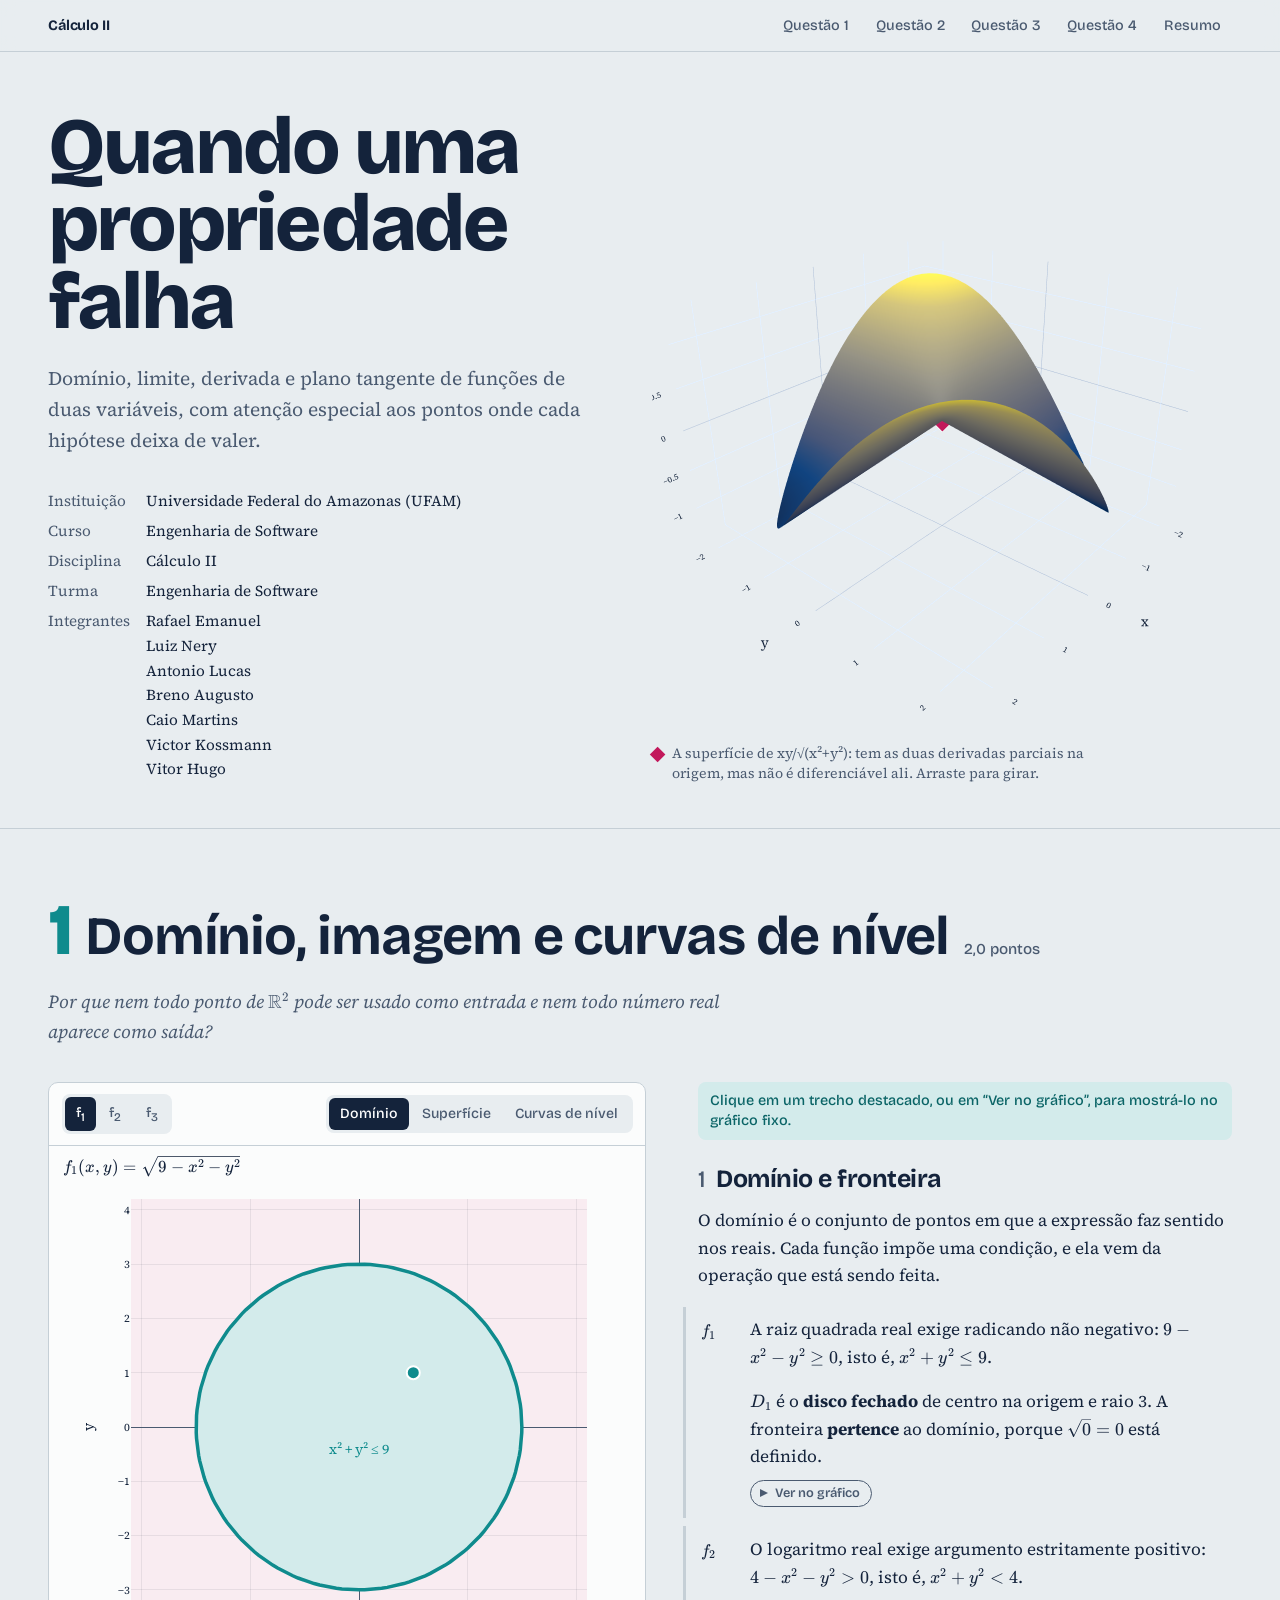
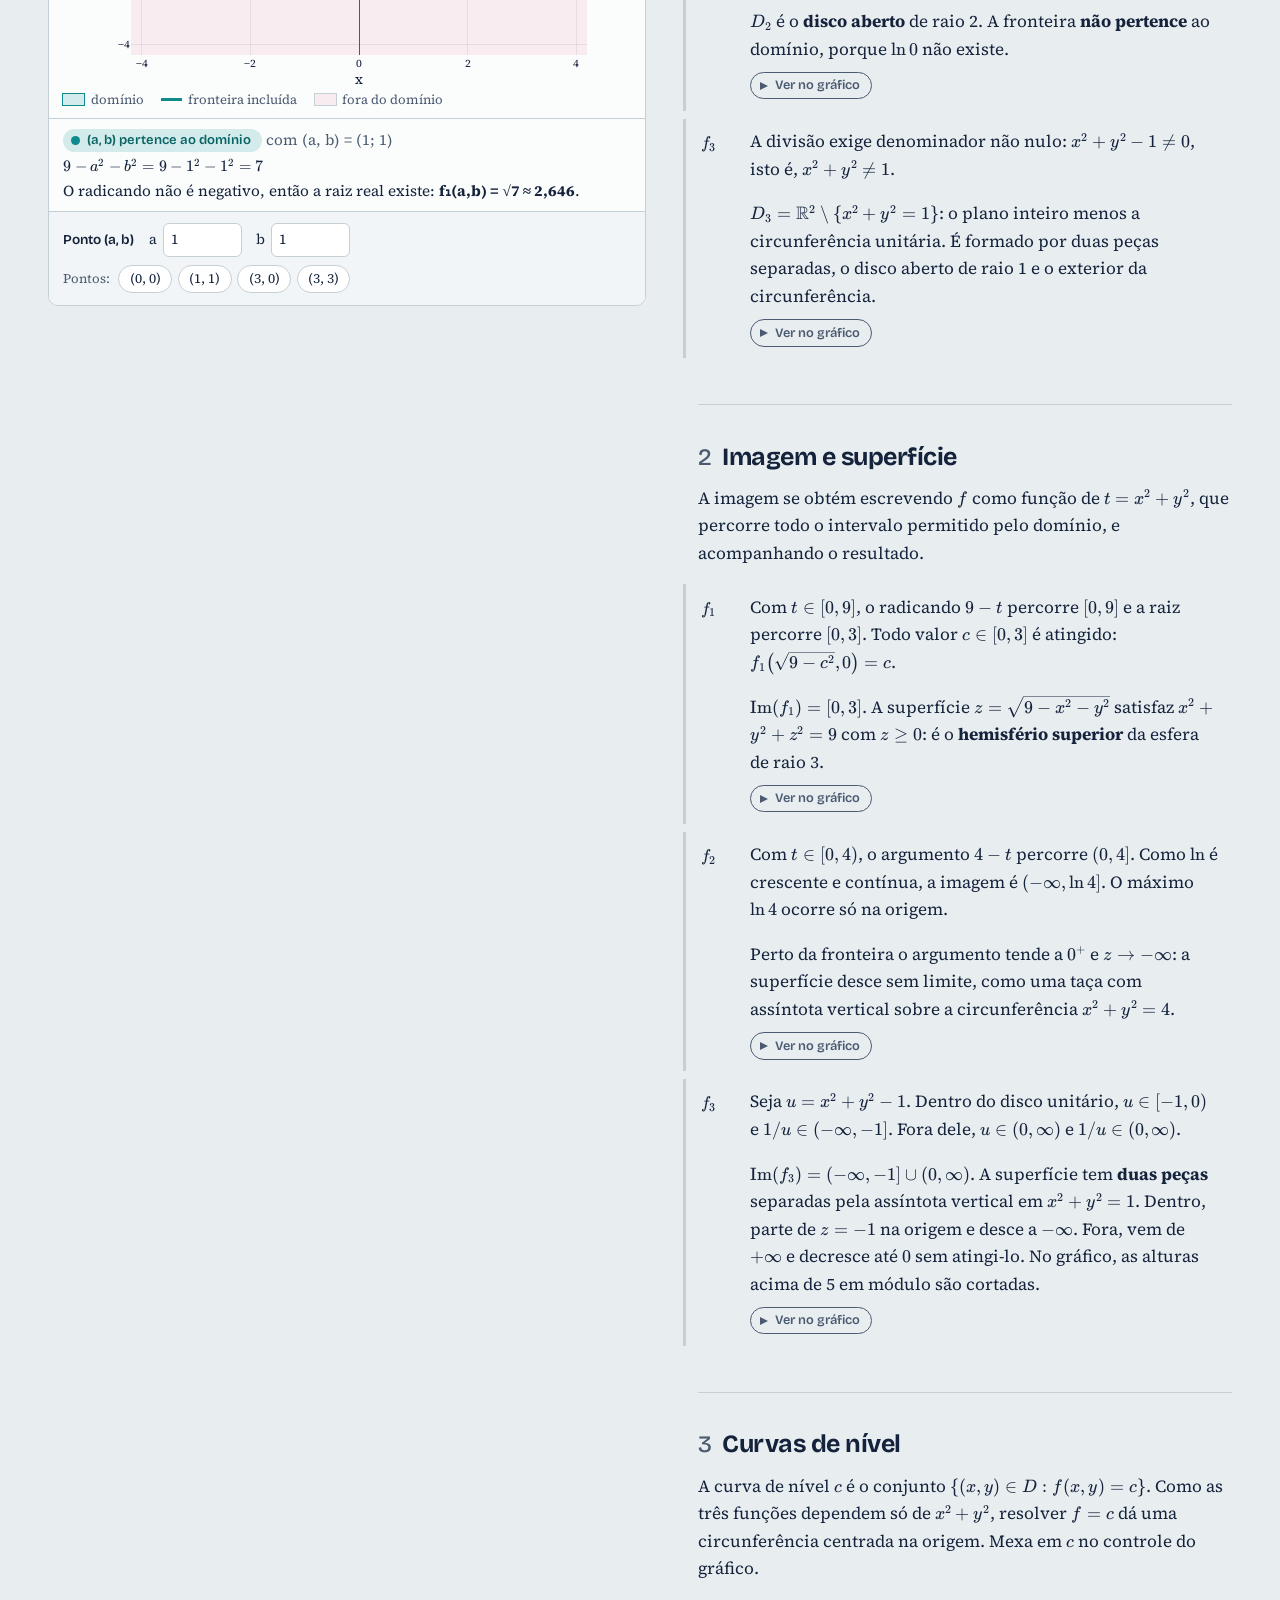
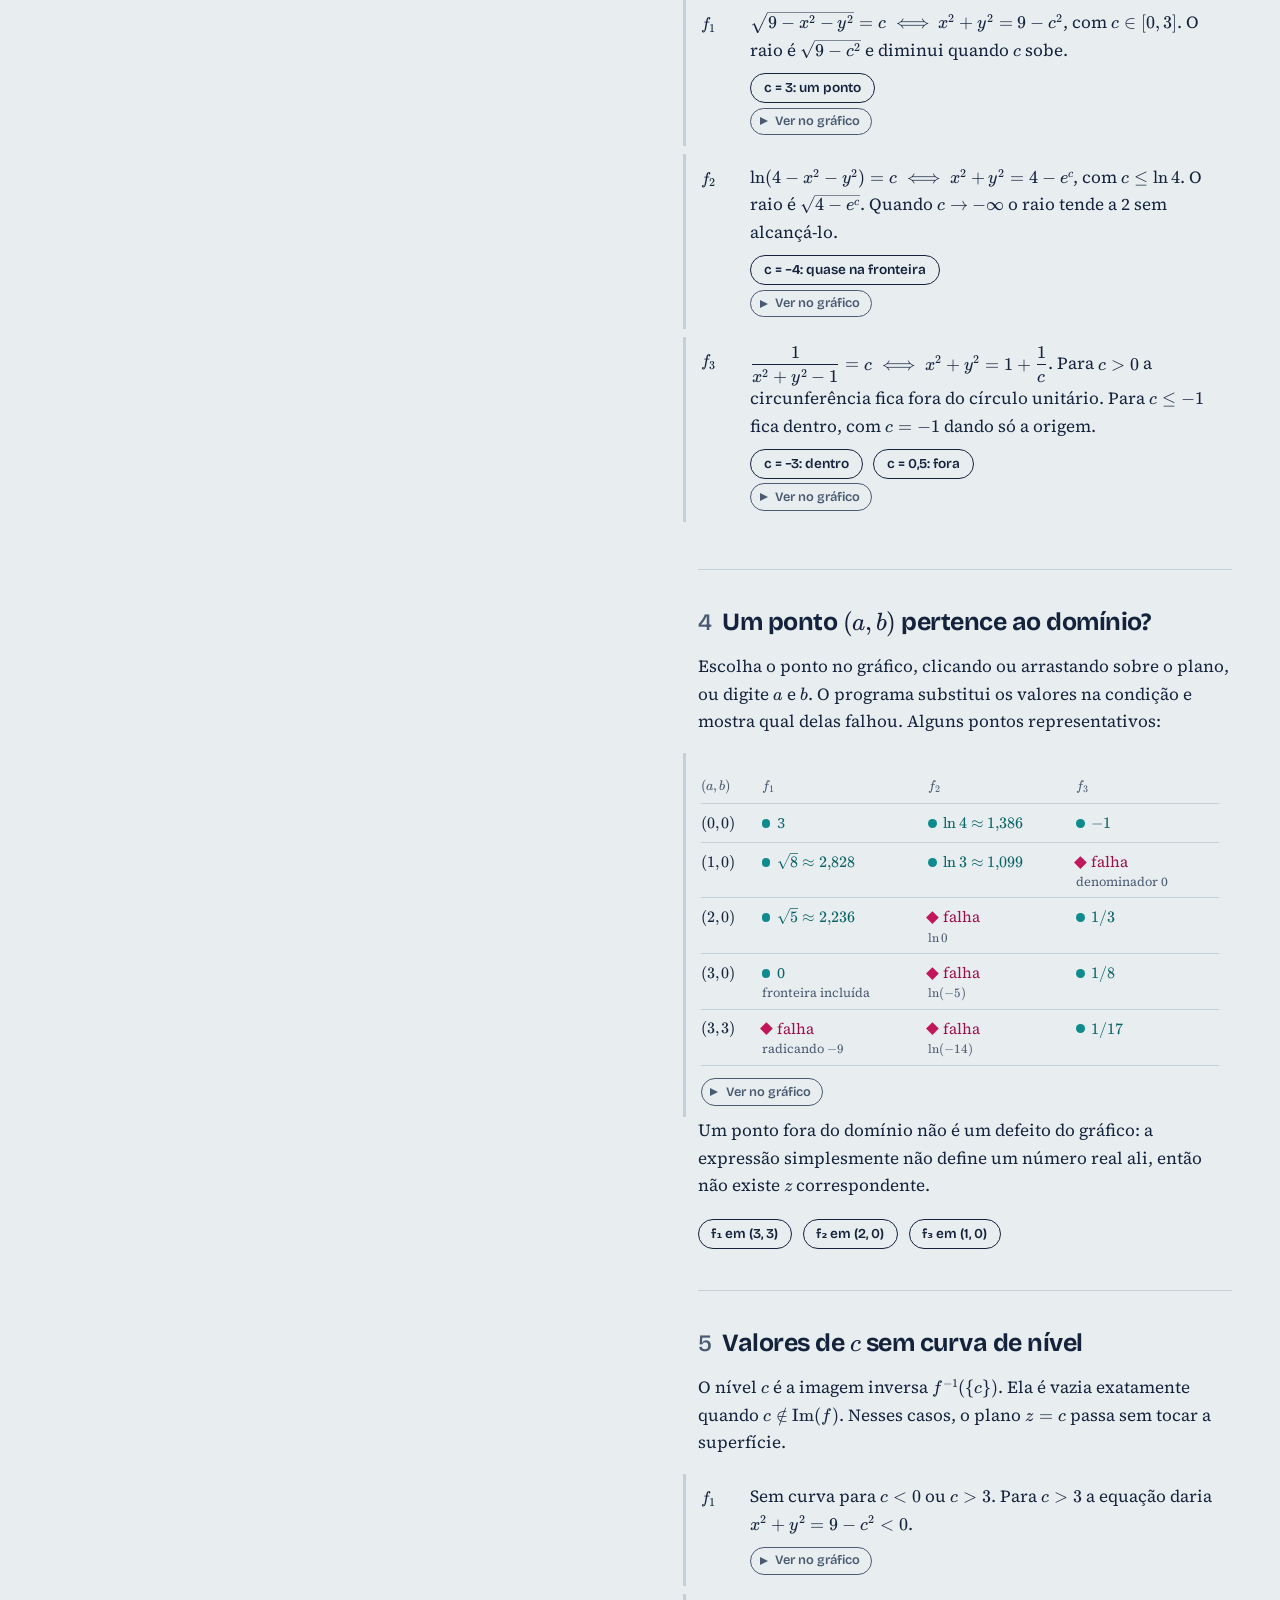
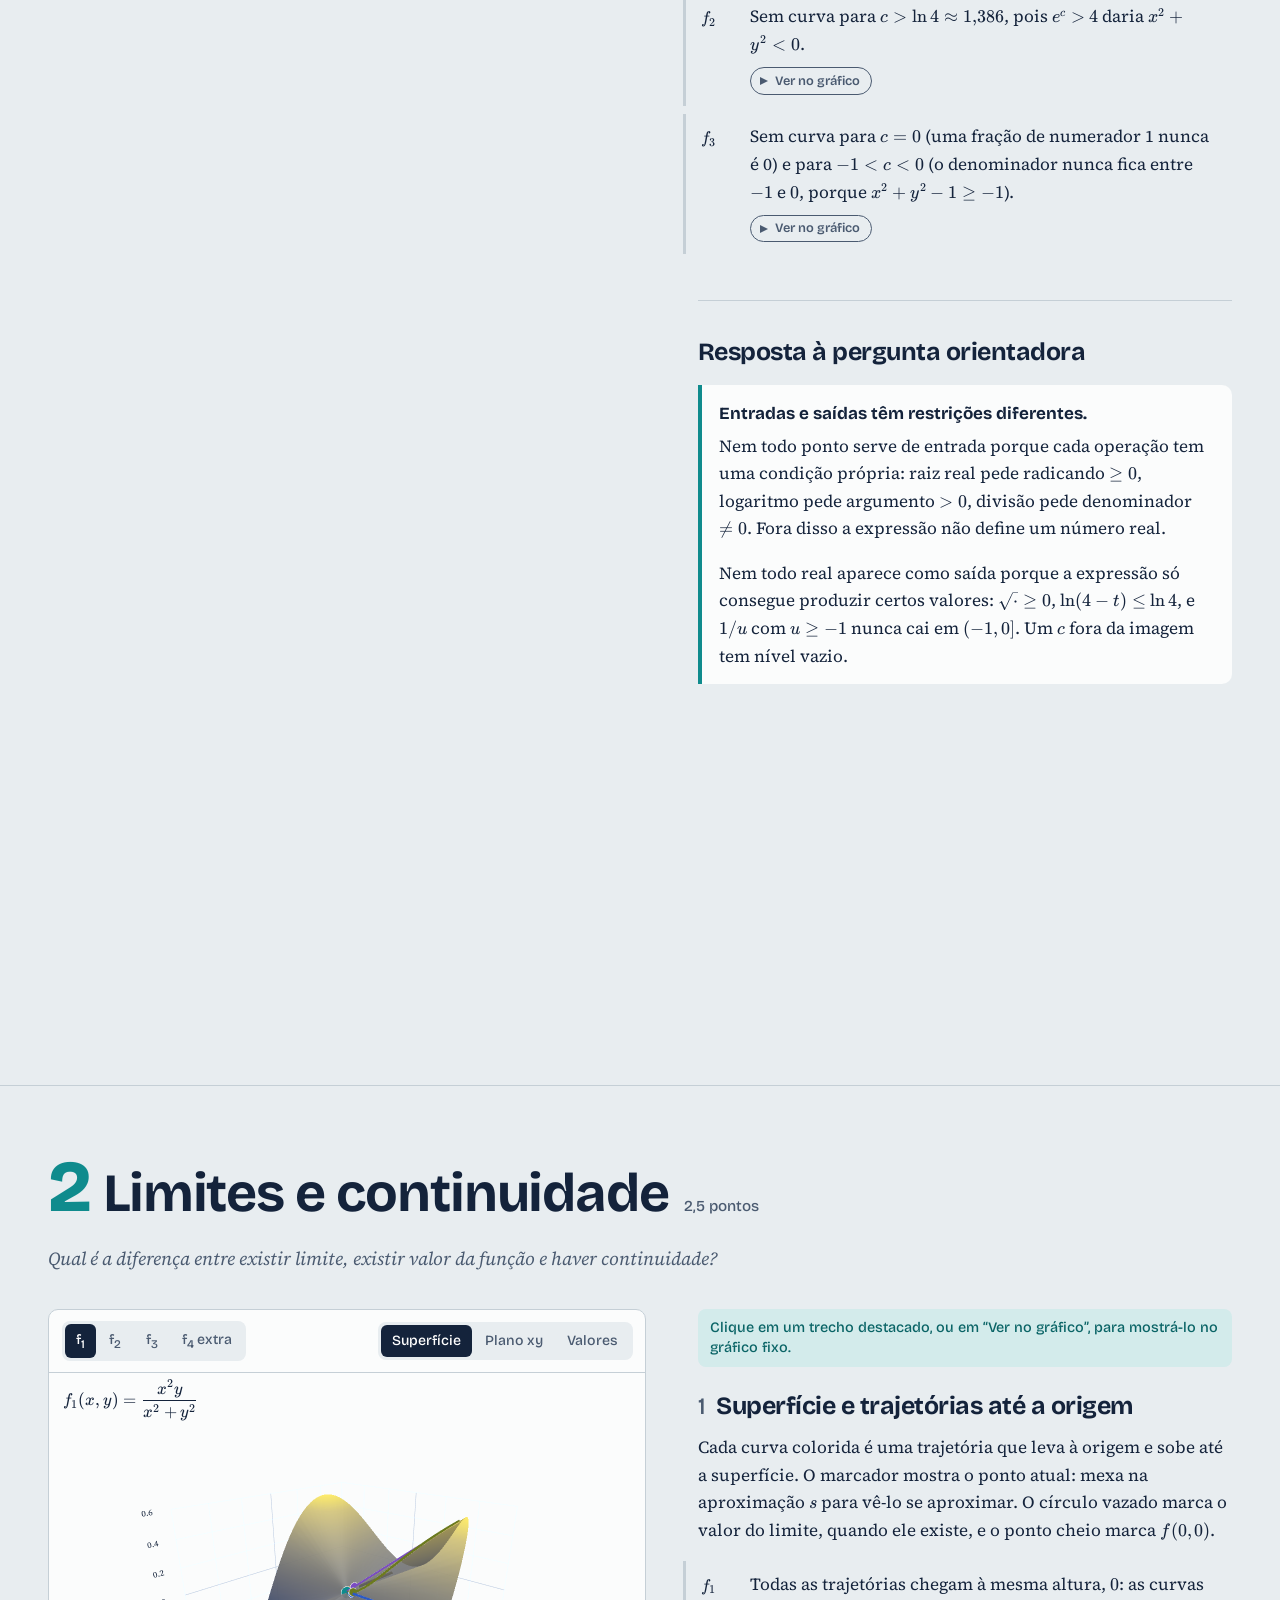
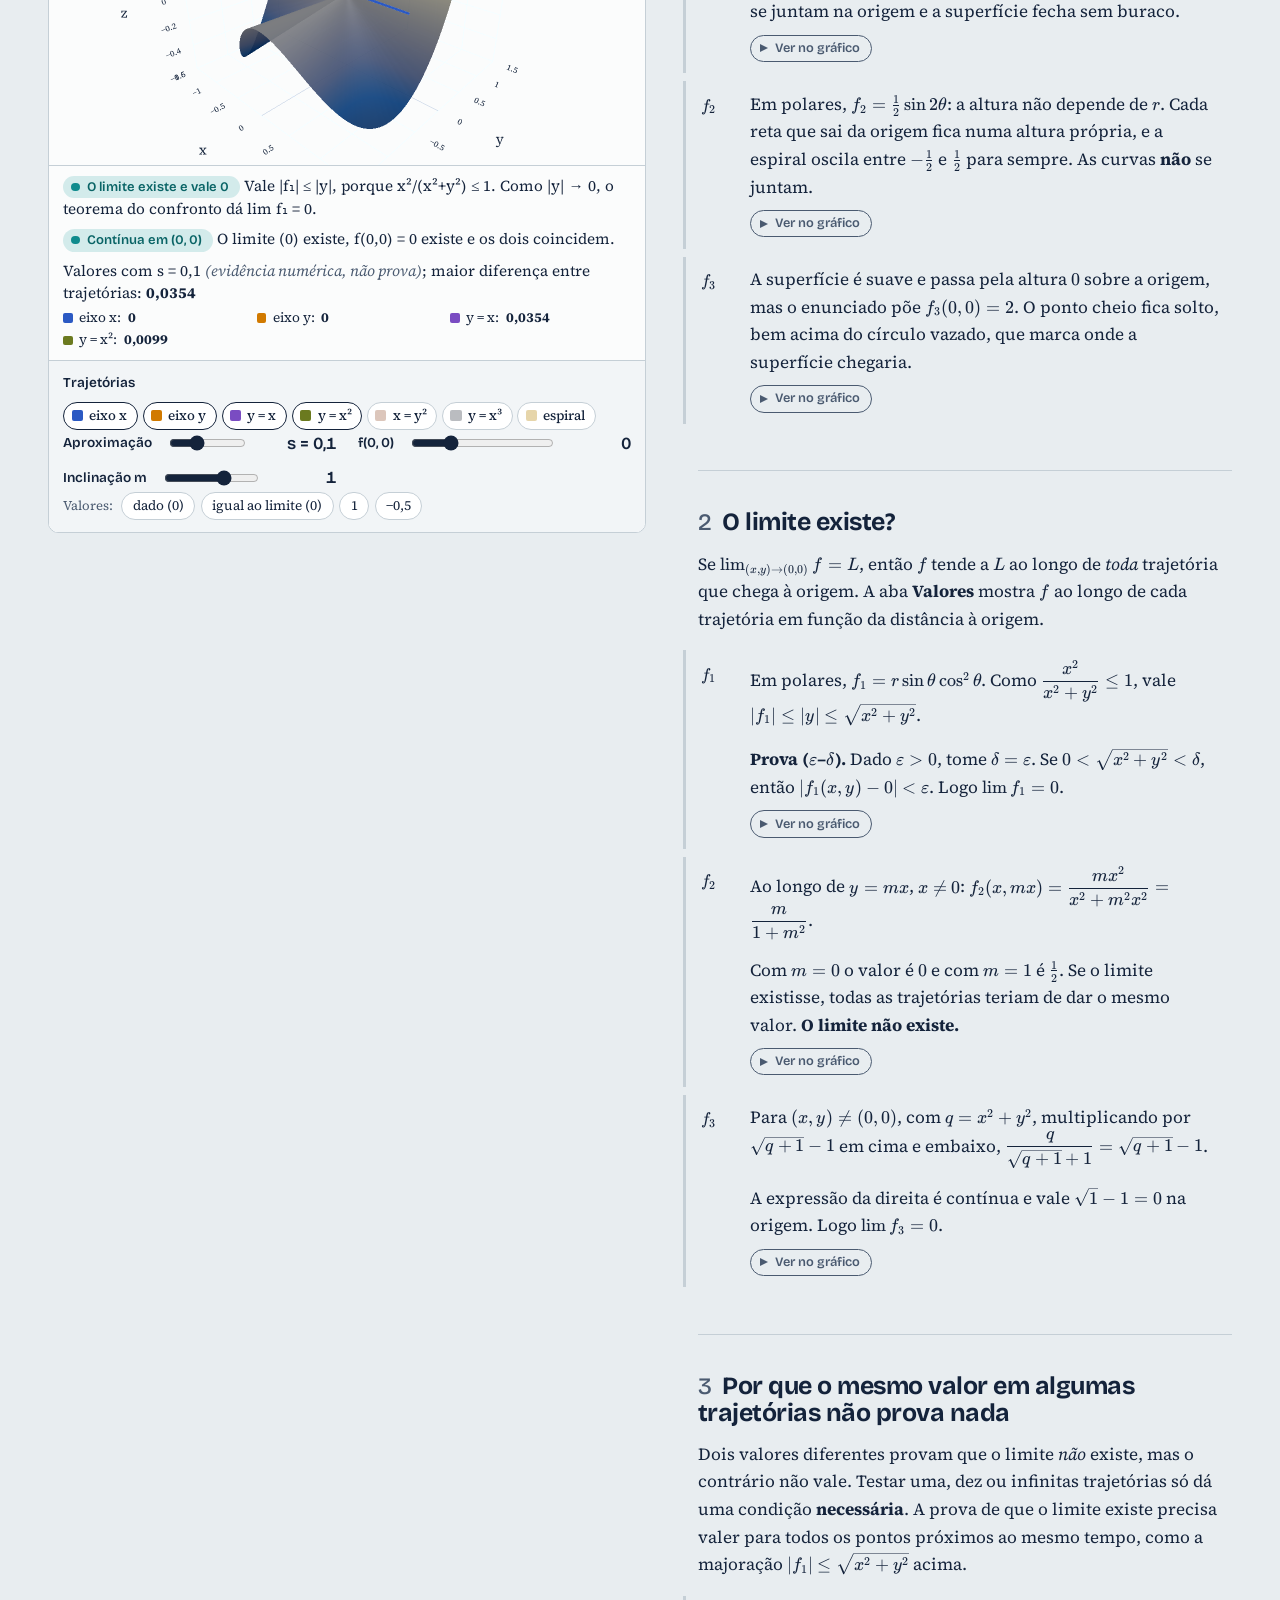
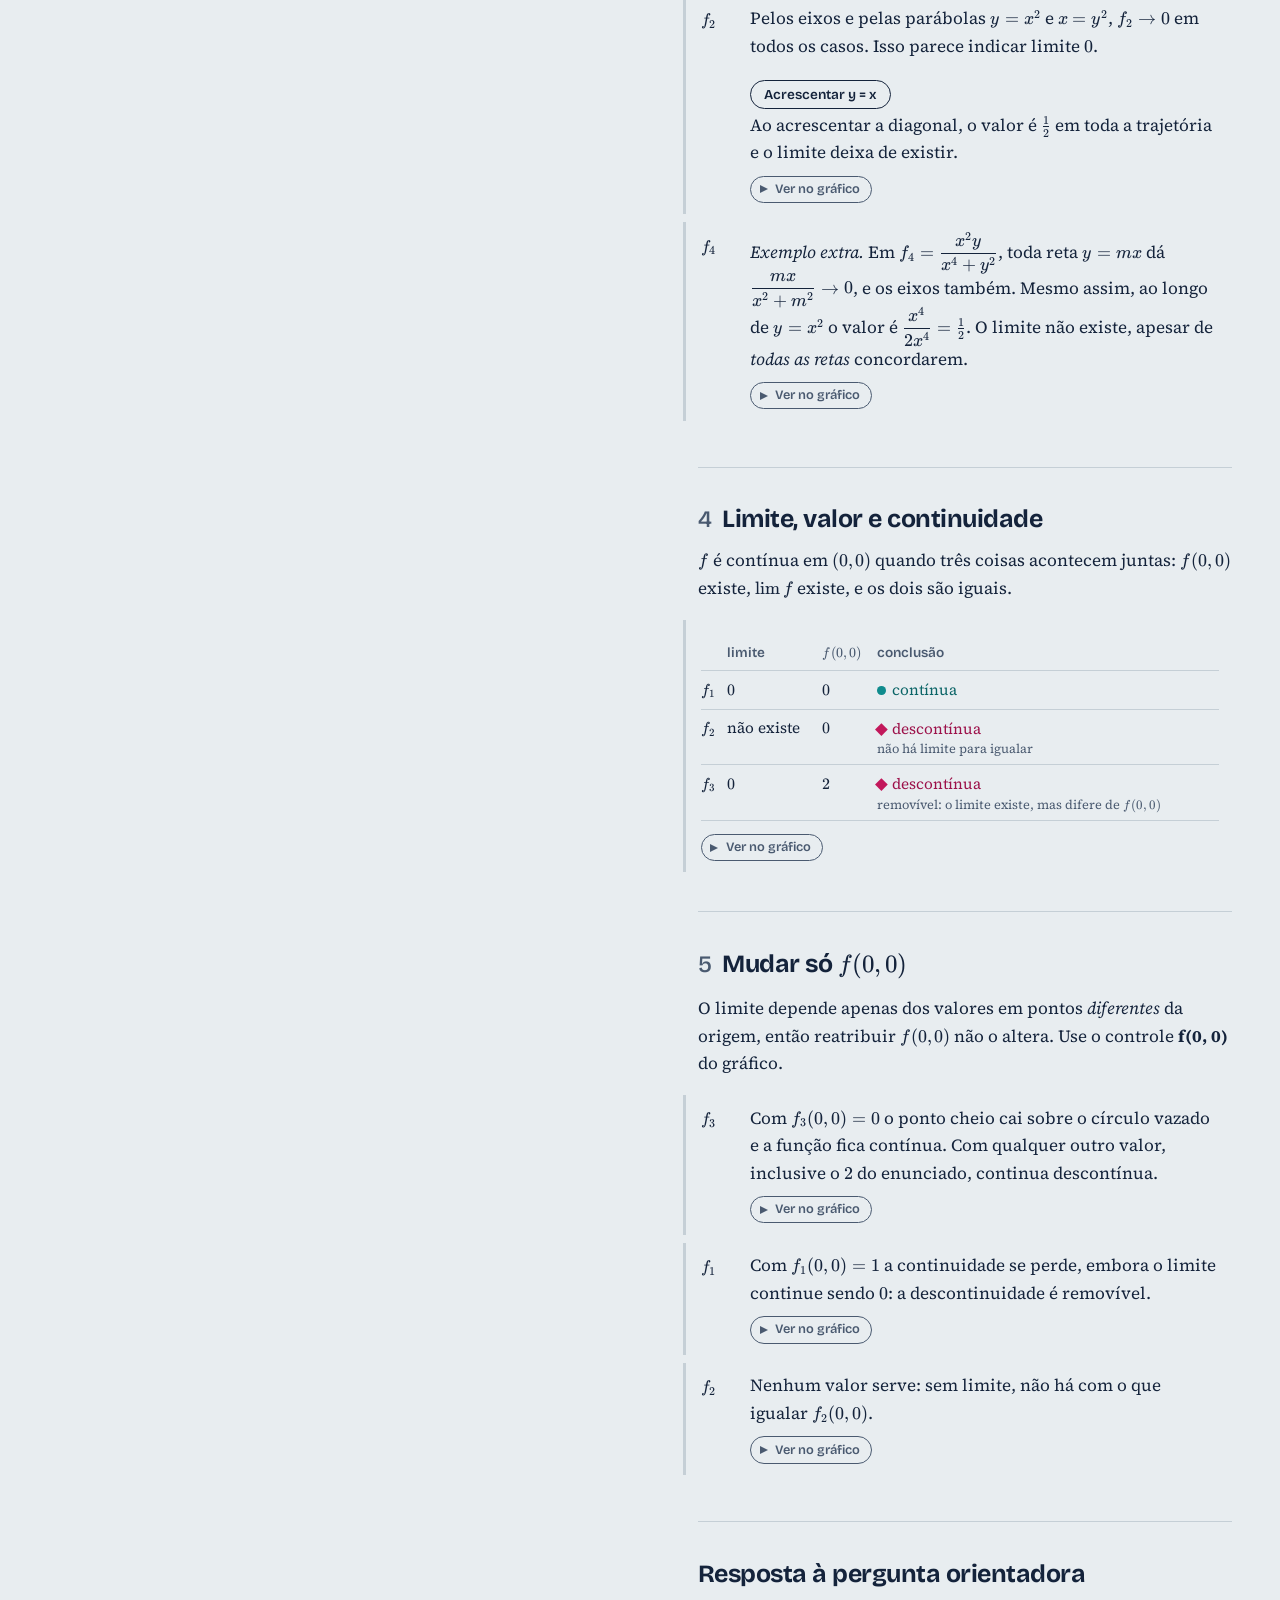
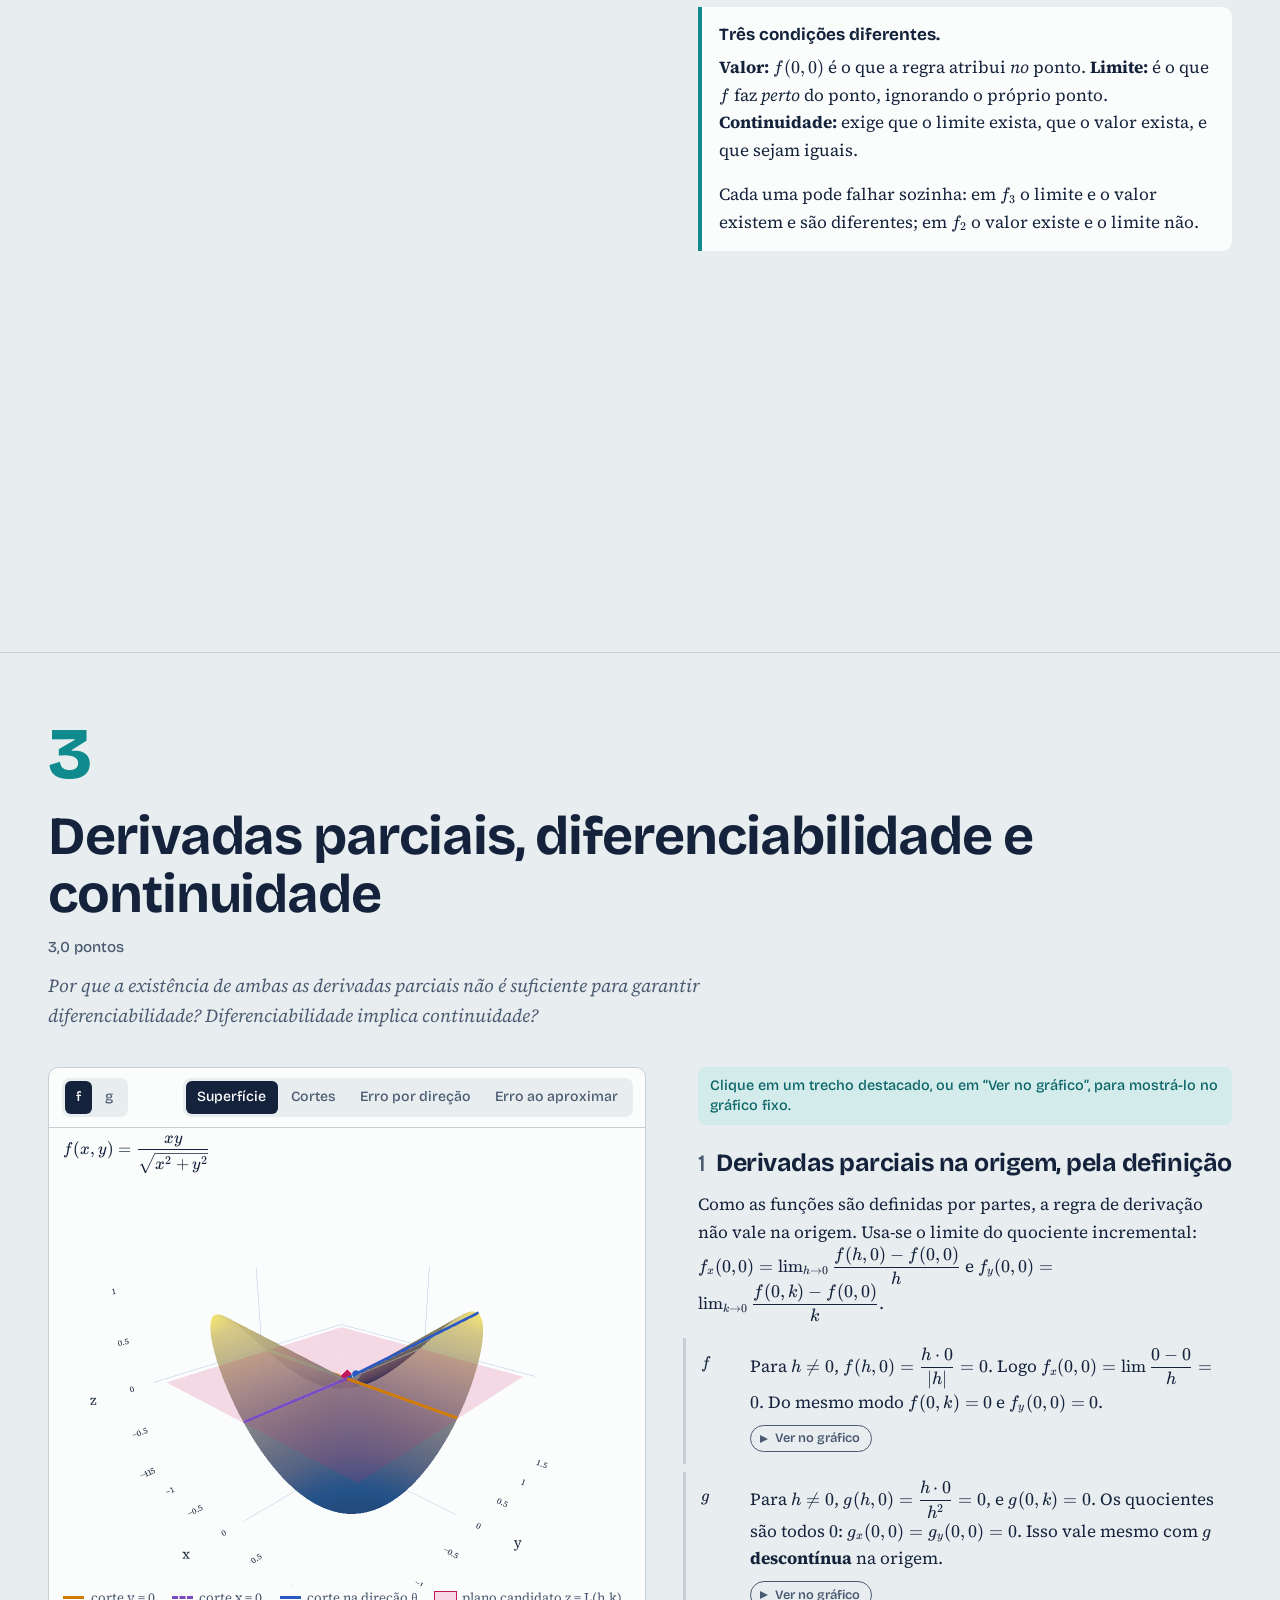
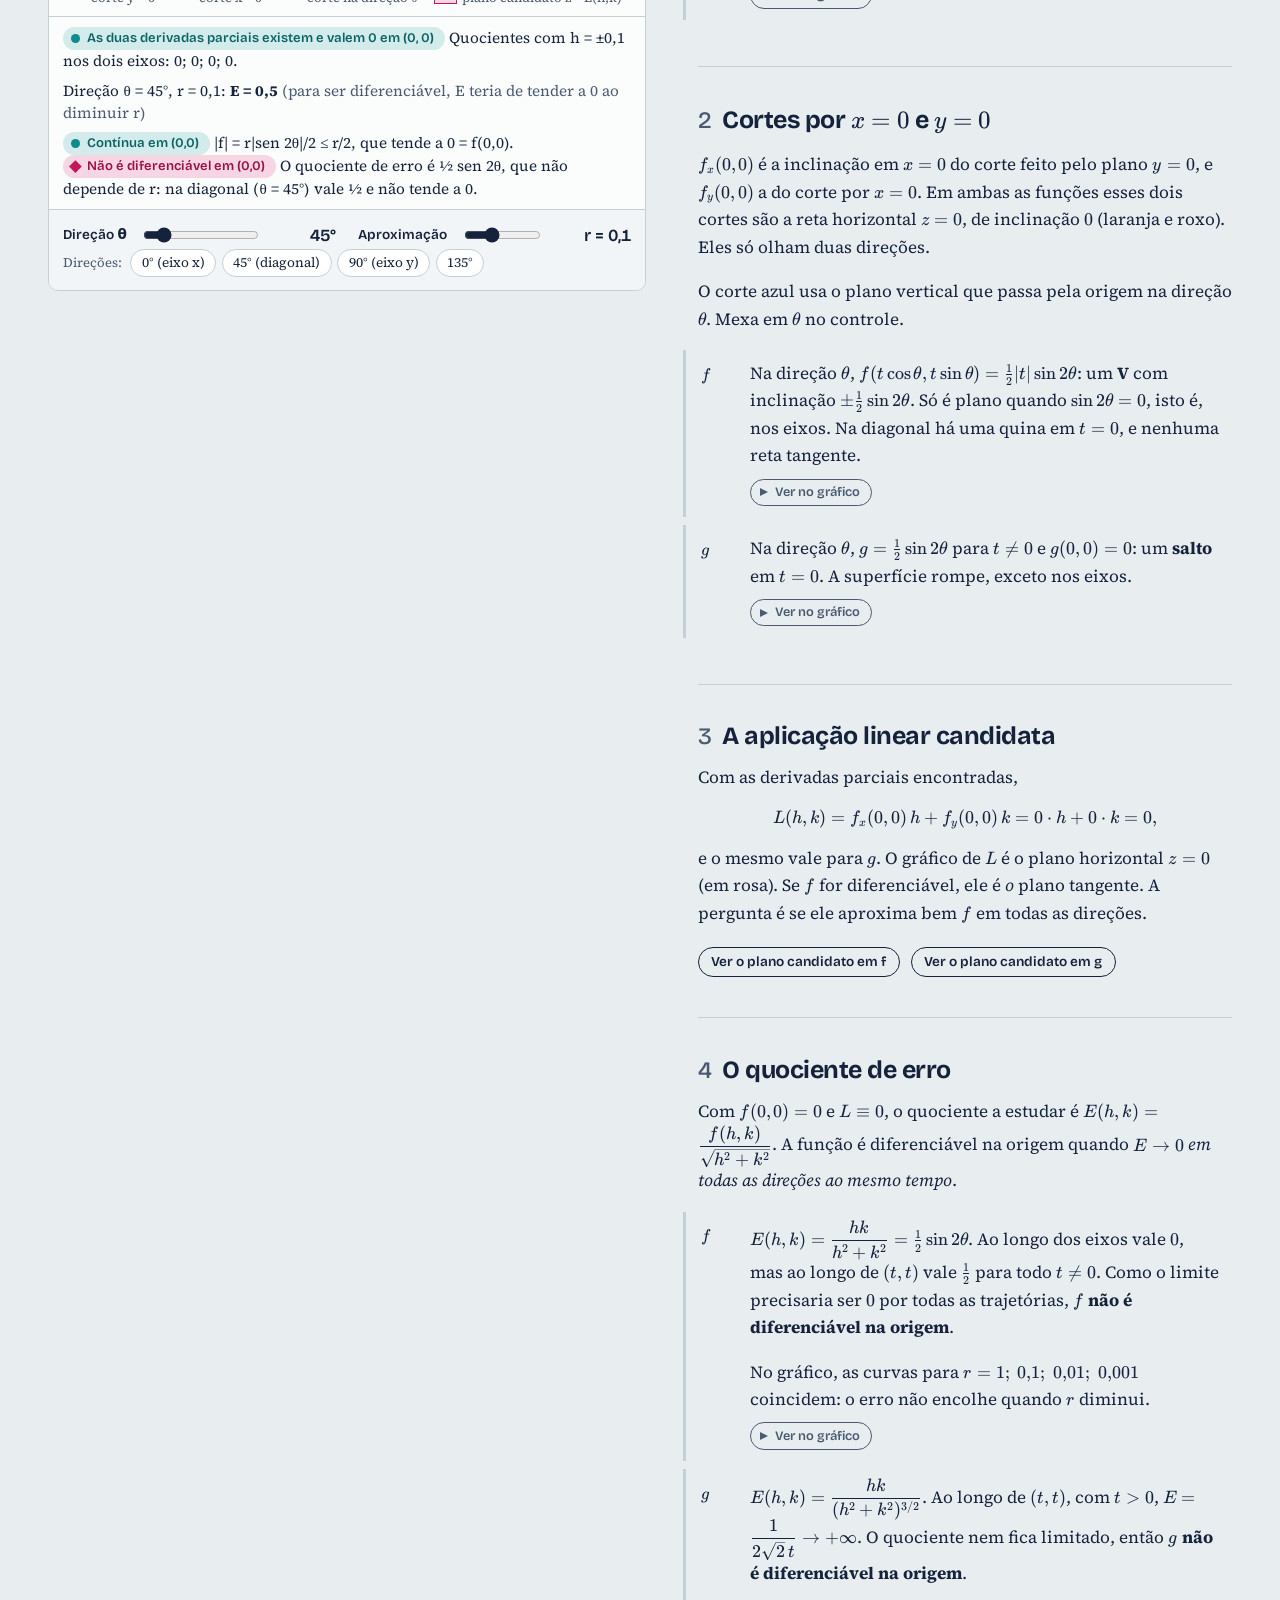
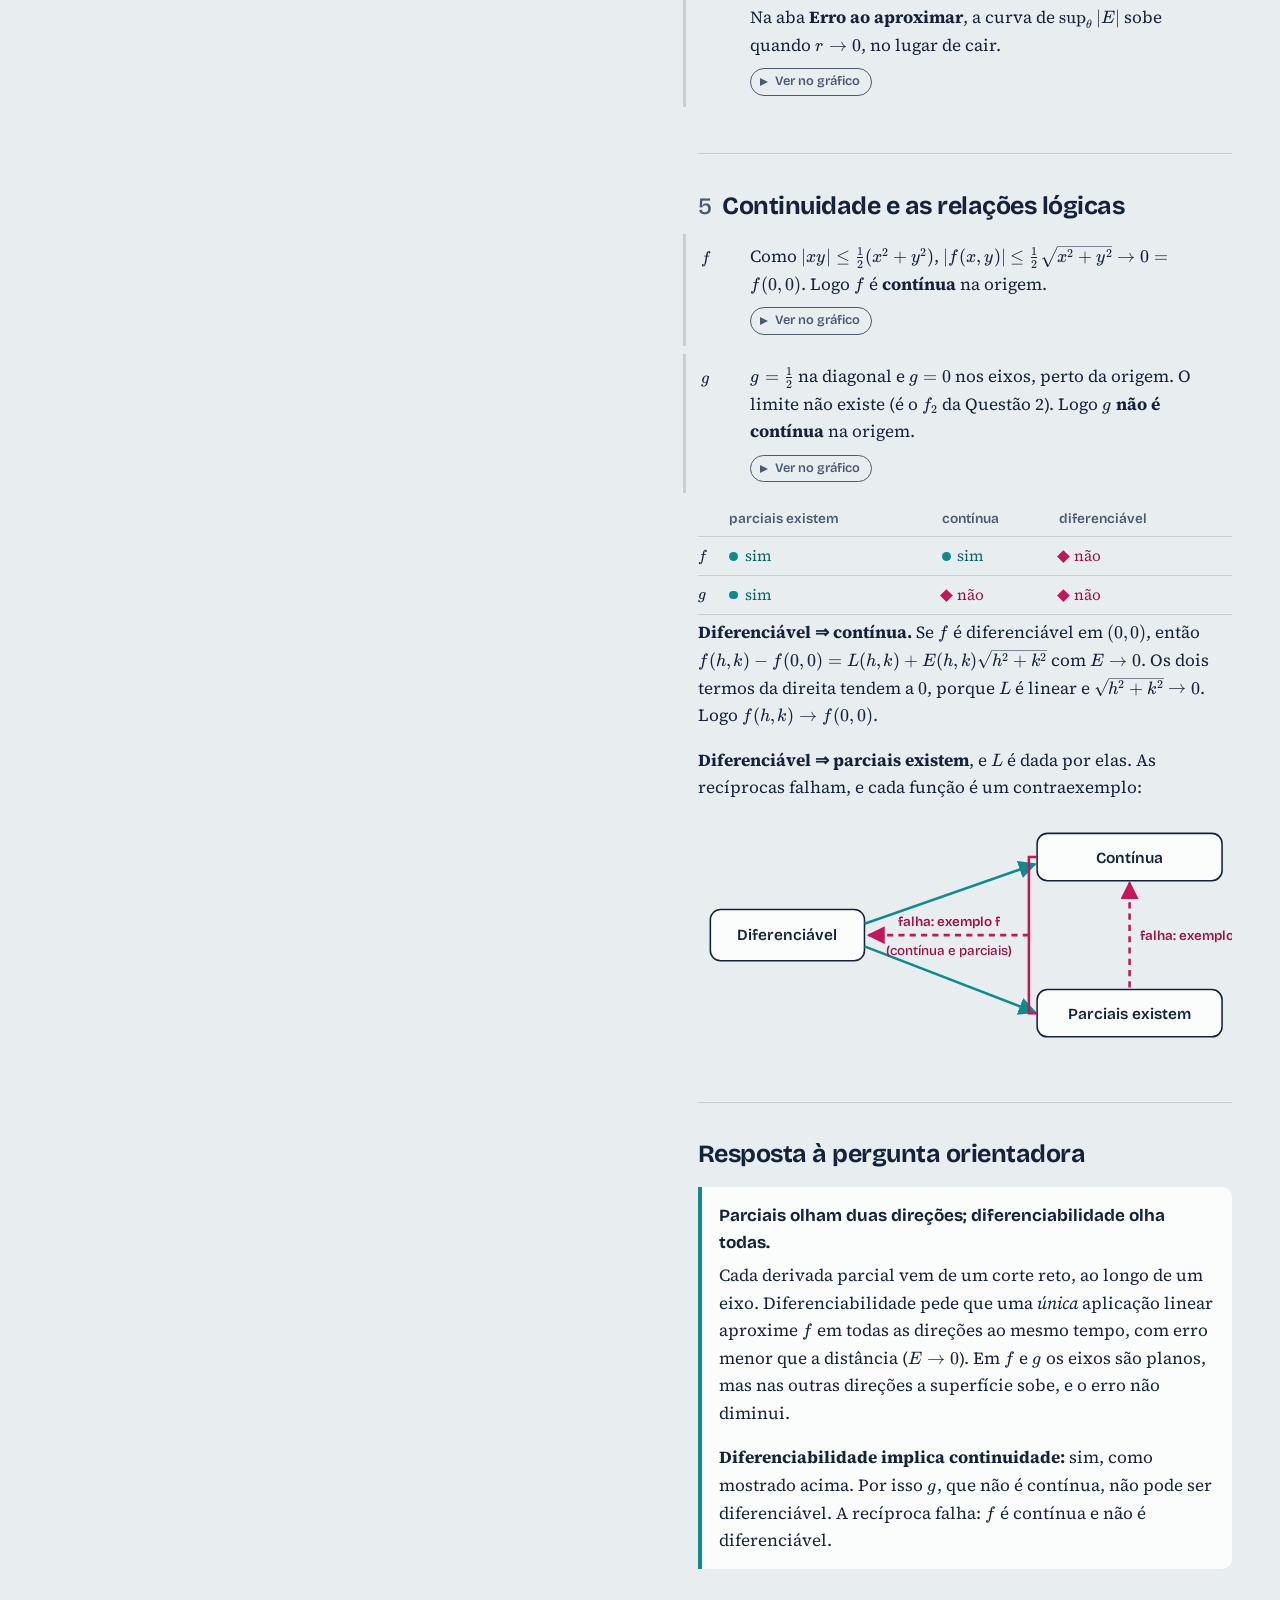
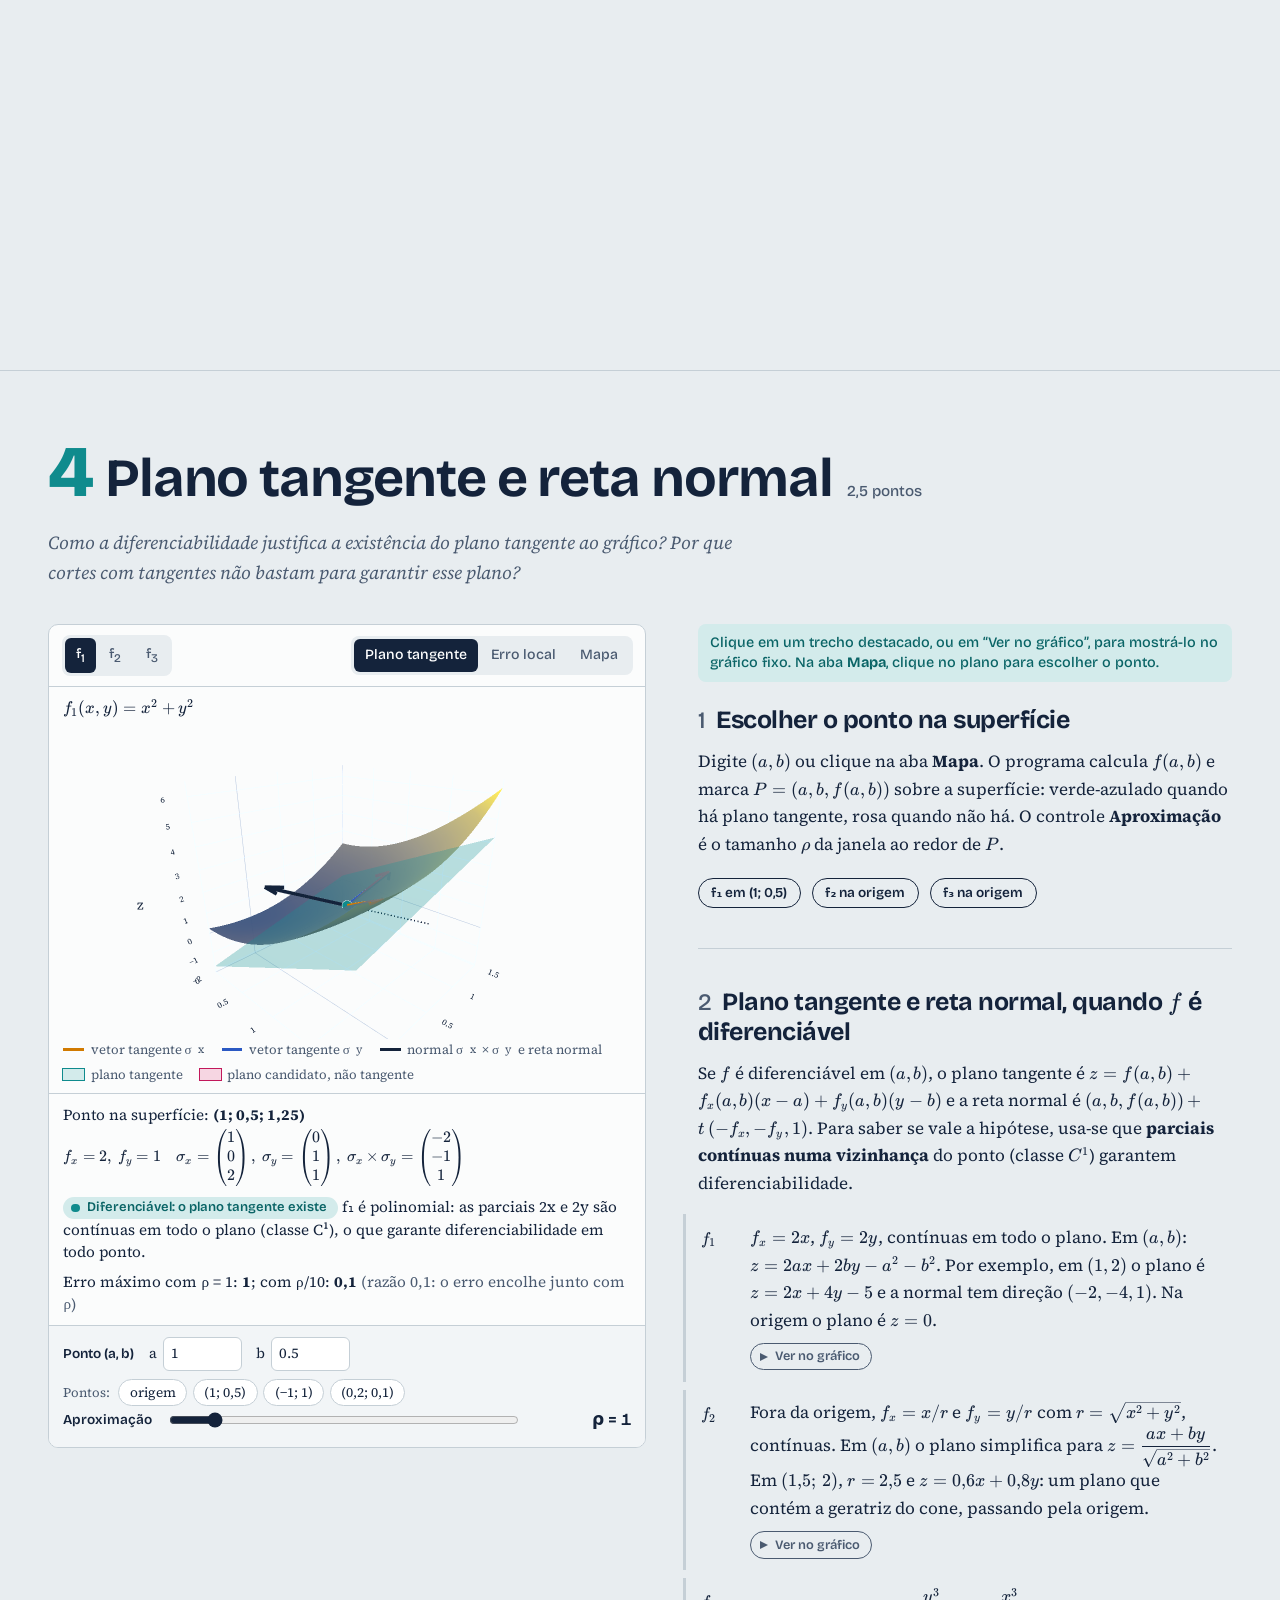
<file: index.html>
<!doctype html>
<html lang="pt-BR">
<head>
  <meta charset="utf-8">
  <meta name="viewport" content="width=device-width, initial-scale=1">
  <title>Quando uma propriedade falha — Cálculo II</title>
  <meta name="description" content="Modelagem computacional de funções de duas variáveis: domínio, limite, derivada e plano tangente, com os pontos onde cada hipótese deixa de valer.">
  <link rel="icon" href="data:image/svg+xml,%3Csvg xmlns=%27http://www.w3.org/2000/svg%27 viewBox=%270 0 32 32%27%3E%3Crect width=%2732%27 height=%2732%27 rx=%277%27 fill=%27%2314233b%27/%3E%3Cpath d=%27M16 6l8 10-8 10-8-10z%27 fill=%27%23c2185b%27/%3E%3C/svg%3E">
  <link rel="stylesheet" href="vendor/katex/katex.min.css">
  <link rel="stylesheet" href="css/style.css">
</head>
<body>

<header class="topbar">
  <b>Cálculo II</b>
  <nav aria-label="Questões">
    <a href="#q1">Questão 1</a>
    <a href="#q2">Questão 2</a>
    <a href="#q3">Questão 3</a>
    <a href="#q4">Questão 4</a>
    <a href="#resumo">Resumo</a>
  </nav>
</header>

<main>

<!-- ======================= ABERTURA ======================= -->
<section class="hero" aria-labelledby="titulo">
  <div>
    <h1 id="titulo">Quando uma propriedade falha</h1>
    <p class="lede">Domínio, limite, derivada e plano tangente de funções de duas variáveis, com atenção especial aos pontos onde cada hipótese deixa de valer.</p>
    <dl class="meta">
      <dt>Instituição</dt><dd>Universidade Federal do Amazonas (UFAM)</dd>
      <dt>Curso</dt><dd>Engenharia de Software</dd>
      <dt>Disciplina</dt><dd>Cálculo II</dd>
      <dt>Turma</dt><dd>Engenharia de Software</dd>
      <dt>Integrantes</dt><dd id="meta-integrantes">Rafael Emanuel<br>Luiz Nery<br>Antonio Lucas<br>Breno Augusto<br>Caio Martins<br>Victor Kossmann<br>Vitor Hugo</dd>
    </dl>
  </div>
  <div class="hero-plot-wrap">
    <div id="hero-plot" class="hero-plot" role="img" aria-label="Superfície z = xy dividido pela raiz de x ao quadrado mais y ao quadrado, com a origem destacada"></div>
    <p class="hero-note">A superfície de xy/√(x²+y²): tem as duas derivadas parciais na origem, mas não é diferenciável ali. Arraste para girar.</p>
  </div>
</section>

<!-- ======================= QUESTÃO 1 ======================= -->
<section class="question" id="q1" aria-labelledby="q1-titulo">
  <header class="q-head">
    <h2 id="q1-titulo"><span class="q-num">1</span>Domínio, imagem e curvas de nível <span class="q-pts">2,0 pontos</span></h2>
    <p class="q-guide">Por que nem todo ponto de $\mathbb{R}^2$ pode ser usado como entrada e nem todo número real aparece como saída?</p>
  </header>

  <div class="lab">
    <!-- Bancada interativa -->
    <div class="stage" id="q1-stage">
      <div class="stage-bar">
        <div class="seg" id="q1-fn" role="tablist" aria-label="Função">
          <button role="tab" data-fn="f1" aria-selected="true">f<sub>1</sub></button>
          <button role="tab" data-fn="f2" aria-selected="false">f<sub>2</sub></button>
          <button role="tab" data-fn="f3" aria-selected="false">f<sub>3</sub></button>
        </div>
        <div class="seg" id="q1-view" role="tablist" aria-label="Vista">
          <button role="tab" data-view="domain" aria-selected="true">Domínio</button>
          <button role="tab" data-view="surface" aria-selected="false">Superfície</button>
          <button role="tab" data-view="level" aria-selected="false">Curvas de nível</button>
        </div>
      </div>
      <div class="stage-formula" id="q1-formula"></div>
      <div class="stage-plot">
        <div class="plot" id="q1-p-domain"></div>
        <div class="plot" id="q1-p-surface" hidden></div>
        <div class="plot" id="q1-p-level" hidden></div>
      </div>
      <div class="stage-legend" id="q1-legend"></div>
      <div class="stage-dock">
      <div class="stage-read">
        <div class="read" id="q1-read-point" aria-live="polite"></div>
        <div class="read" id="q1-read-level" aria-live="polite" hidden></div>
      </div>
      <div class="stage-ctl">
        <div class="ctl" data-for="domain surface level">
          <div class="ctl-row">
            <span class="ctl-name">Ponto (a, b)</span>
            <label>a <input class="num" id="q1-a" type="number" step="0.05" min="-4.2" max="4.2" value="1"></label>
            <label>b <input class="num" id="q1-b" type="number" step="0.05" min="-4.2" max="4.2" value="1"></label>
            <span class="presets" id="q1-pt-presets"></span>
          </div>
        </div>
        <div class="ctl" data-for="surface level">
          <div class="ctl-row">
            <span class="ctl-name">Nível c</span>
            <input id="q1-c" type="range" step="0.01" min="-1" max="4" value="1.5" aria-label="Valor de c">
            <output class="c-out" id="q1-c-out">1,5</output>
          </div>
          <div class="ctl-row">
            <span class="presets" id="q1-c-presets"></span>
          </div>
          <div id="q1-strip-box">
            <div class="ctl-name" style="margin-top:.4rem"><span id="q1-image"></span></div>
            <div id="q1-strip"></div>
          </div>
        </div>
      </div>
      </div>
    </div>

    <!-- Respostas (texto fixo) -->
    <div class="narr">
      <p class="hint">Clique em um trecho destacado, ou em “Ver no gráfico”, para mostrá-lo no gráfico fixo.</p>

      <article class="req">
        <h3><span class="rn">1</span>Domínio e fronteira</h3>
        <p>O domínio é o conjunto de pontos em que a expressão faz sentido nos reais. Cada função impõe uma condição, e ela vem da operação que está sendo feita.</p>
        <div class="fnrow" data-stage="fn=f1;view=domain">
          <span class="fl">$f_1$</span>
          <div>
            <p>A raiz quadrada real exige radicando não negativo: $9-x^2-y^2\ge 0$, isto é, $x^2+y^2\le 9$.</p>
            <p>$D_1$ é o <b>disco fechado</b> de centro na origem e raio 3. A fronteira <b>pertence</b> ao domínio, porque $\sqrt{0}=0$ está definido.</p>
          </div>
        </div>
        <div class="fnrow" data-stage="fn=f2;view=domain">
          <span class="fl">$f_2$</span>
          <div>
            <p>O logaritmo real exige argumento estritamente positivo: $4-x^2-y^2>0$, isto é, $x^2+y^2<4$.</p>
            <p>$D_2$ é o <b>disco aberto</b> de raio 2. A fronteira <b>não pertence</b> ao domínio, porque $\ln 0$ não existe.</p>
          </div>
        </div>
        <div class="fnrow" data-stage="fn=f3;view=domain">
          <span class="fl">$f_3$</span>
          <div>
            <p>A divisão exige denominador não nulo: $x^2+y^2-1\ne 0$, isto é, $x^2+y^2\ne 1$.</p>
            <p>$D_3=\mathbb{R}^2\setminus\{x^2+y^2=1\}$: o plano inteiro menos a circunferência unitária. É formado por duas peças separadas, o disco aberto de raio 1 e o exterior da circunferência.</p>
          </div>
        </div>
      </article>

      <article class="req">
        <h3><span class="rn">2</span>Imagem e superfície</h3>
        <p>A imagem se obtém escrevendo $f$ como função de $t=x^2+y^2$, que percorre todo o intervalo permitido pelo domínio, e acompanhando o resultado.</p>
        <div class="fnrow" data-stage="fn=f1;view=surface">
          <span class="fl">$f_1$</span>
          <div>
            <p>Com $t\in[0,9]$, o radicando $9-t$ percorre $[0,9]$ e a raiz percorre $[0,3]$. Todo valor $c\in[0,3]$ é atingido: $f_1\big(\sqrt{9-c^2},0\big)=c$.</p>
            <p>$\operatorname{Im}(f_1)=[0,3]$. A superfície $z=\sqrt{9-x^2-y^2}$ satisfaz $x^2+y^2+z^2=9$ com $z\ge 0$: é o <b>hemisfério superior</b> da esfera de raio 3.</p>
          </div>
        </div>
        <div class="fnrow" data-stage="fn=f2;view=surface">
          <span class="fl">$f_2$</span>
          <div>
            <p>Com $t\in[0,4)$, o argumento $4-t$ percorre $(0,4]$. Como $\ln$ é crescente e contínua, a imagem é $(-\infty,\ln 4]$. O máximo $\ln 4$ ocorre só na origem.</p>
            <p>Perto da fronteira o argumento tende a $0^+$ e $z\to-\infty$: a superfície desce sem limite, como uma taça com assíntota vertical sobre a circunferência $x^2+y^2=4$.</p>
          </div>
        </div>
        <div class="fnrow" data-stage="fn=f3;view=surface">
          <span class="fl">$f_3$</span>
          <div>
            <p>Seja $u=x^2+y^2-1$. Dentro do disco unitário, $u\in[-1,0)$ e $1/u\in(-\infty,-1]$. Fora dele, $u\in(0,\infty)$ e $1/u\in(0,\infty)$.</p>
            <p>$\operatorname{Im}(f_3)=(-\infty,-1]\cup(0,\infty)$. A superfície tem <b>duas peças</b> separadas pela assíntota vertical em $x^2+y^2=1$. Dentro, parte de $z=-1$ na origem e desce a $-\infty$. Fora, vem de $+\infty$ e decresce até $0$ sem atingi-lo. No gráfico, as alturas acima de 5 em módulo são cortadas.</p>
          </div>
        </div>
      </article>

      <article class="req">
        <h3><span class="rn">3</span>Curvas de nível</h3>
        <p>A curva de nível $c$ é o conjunto $\{(x,y)\in D: f(x,y)=c\}$. Como as três funções dependem só de $x^2+y^2$, resolver $f=c$ dá uma circunferência centrada na origem. Mexa em $c$ no controle do gráfico.</p>
        <div class="fnrow" data-stage="fn=f1;view=level">
          <span class="fl">$f_1$</span>
          <div>
            <p>$\sqrt{9-x^2-y^2}=c \iff x^2+y^2=9-c^2$, com $c\in[0,3]$. O raio é $\sqrt{9-c^2}$ e diminui quando $c$ sobe.</p>
            <button class="try" data-stage="fn=f1;view=level;c=3">c = 3: um ponto</button>
          </div>
        </div>
        <div class="fnrow" data-stage="fn=f2;view=level">
          <span class="fl">$f_2$</span>
          <div>
            <p>$\ln(4-x^2-y^2)=c \iff x^2+y^2=4-e^{c}$, com $c\le\ln 4$. O raio é $\sqrt{4-e^c}$. Quando $c\to-\infty$ o raio tende a 2 sem alcançá-lo.</p>
            <button class="try" data-stage="fn=f2;view=level;c=-4">c = −4: quase na fronteira</button>
          </div>
        </div>
        <div class="fnrow" data-stage="fn=f3;view=level">
          <span class="fl">$f_3$</span>
          <div>
            <p>$\dfrac{1}{x^2+y^2-1}=c \iff x^2+y^2=1+\dfrac1c$. Para $c>0$ a circunferência fica fora do círculo unitário. Para $c\le -1$ fica dentro, com $c=-1$ dando só a origem.</p>
            <button class="try" data-stage="fn=f3;view=level;c=-3">c = −3: dentro</button>
            <button class="try" data-stage="fn=f3;view=level;c=0.5">c = 0,5: fora</button>
          </div>
        </div>
      </article>

      <article class="req">
        <h3><span class="rn">4</span>Um ponto $(a,b)$ pertence ao domínio?</h3>
        <p>Escolha o ponto no gráfico, clicando ou arrastando sobre o plano, ou digite $a$ e $b$. O programa substitui os valores na condição e mostra qual delas falhou. Alguns pontos representativos:</p>
        <div data-stage="fn=f1;view=domain;a=3;b=0">
        <table class="ex">
          <thead><tr><th>$(a,b)$</th><th>$f_1$</th><th>$f_2$</th><th>$f_3$</th></tr></thead>
          <tbody>
            <tr><td>$(0,0)$</td><td><span class="mk mk-ok">3</span></td><td><span class="mk mk-ok">$\ln 4\approx1{,}386$</span></td><td><span class="mk mk-ok">$-1$</span></td></tr>
            <tr><td>$(1,0)$</td><td><span class="mk mk-ok">$\sqrt8\approx2{,}828$</span></td><td><span class="mk mk-ok">$\ln 3\approx1{,}099$</span></td><td><span class="mk mk-fail">falha</span><small>denominador 0</small></td></tr>
            <tr><td>$(2,0)$</td><td><span class="mk mk-ok">$\sqrt5\approx2{,}236$</span></td><td><span class="mk mk-fail">falha</span><small>$\ln 0$</small></td><td><span class="mk mk-ok">$1/3$</span></td></tr>
            <tr><td>$(3,0)$</td><td><span class="mk mk-ok">0</span><small>fronteira incluída</small></td><td><span class="mk mk-fail">falha</span><small>$\ln(-5)$</small></td><td><span class="mk mk-ok">$1/8$</span></td></tr>
            <tr><td>$(3,3)$</td><td><span class="mk mk-fail">falha</span><small>radicando $-9$</small></td><td><span class="mk mk-fail">falha</span><small>$\ln(-14)$</small></td><td><span class="mk mk-ok">$1/17$</span></td></tr>
          </tbody>
        </table>
        </div>
        <p>Um ponto fora do domínio não é um defeito do gráfico: a expressão simplesmente não define um número real ali, então não existe $z$ correspondente.</p>
        <button class="try" data-stage="fn=f1;view=domain;a=3;b=3">f₁ em (3, 3)</button>
        <button class="try" data-stage="fn=f2;view=domain;a=2;b=0">f₂ em (2, 0)</button>
        <button class="try" data-stage="fn=f3;view=domain;a=1;b=0">f₃ em (1, 0)</button>
      </article>

      <article class="req">
        <h3><span class="rn">5</span>Valores de $c$ sem curva de nível</h3>
        <p>O nível $c$ é a imagem inversa $f^{-1}(\{c\})$. Ela é vazia exatamente quando $c\notin\operatorname{Im}(f)$. Nesses casos, o plano $z=c$ passa sem tocar a superfície.</p>
        <div class="fnrow" data-stage="fn=f1;view=surface;c=4">
          <span class="fl">$f_1$</span>
          <div>
            <p>Sem curva para $c<0$ ou $c>3$. Para $c>3$ a equação daria $x^2+y^2=9-c^2<0$.</p>
          </div>
        </div>
        <div class="fnrow" data-stage="fn=f2;view=surface;c=1.8">
          <span class="fl">$f_2$</span>
          <div>
            <p>Sem curva para $c>\ln 4\approx1{,}386$, pois $e^c>4$ daria $x^2+y^2<0$.</p>
          </div>
        </div>
        <div class="fnrow" data-stage="fn=f3;view=surface;c=-0.5">
          <span class="fl">$f_3$</span>
          <div>
            <p>Sem curva para $c=0$ (uma fração de numerador 1 nunca é 0) e para $-1&lt;c&lt;0$ (o denominador nunca fica entre $-1$ e $0$, porque $x^2+y^2-1\ge-1$).</p>
          </div>
        </div>
      </article>

      <article class="req">
        <h3>Resposta à pergunta orientadora</h3>
        <div class="answer">
          <p class="answer-title">Entradas e saídas têm restrições diferentes.</p>
          <p>Nem todo ponto serve de entrada porque cada operação tem uma condição própria: raiz real pede radicando $\ge0$, logaritmo pede argumento $>0$, divisão pede denominador $\ne0$. Fora disso a expressão não define um número real.</p>
          <p>Nem todo real aparece como saída porque a expressão só consegue produzir certos valores: $\sqrt{\cdot}\ge0$, $\ln(4-t)\le\ln4$, e $1/u$ com $u\ge-1$ nunca cai em $(-1,0]$. Um $c$ fora da imagem tem nível vazio.</p>
        </div>
      </article>

    </div>
  </div>
</section>

<!-- ======================= QUESTÕES 2–4 (em construção) ======================= -->
<section class="question" id="q2" aria-labelledby="q2-titulo">
  <header class="q-head">
    <h2 id="q2-titulo"><span class="q-num">2</span>Limites e continuidade <span class="q-pts">2,5 pontos</span></h2>
    <p class="q-guide">Qual é a diferença entre existir limite, existir valor da função e haver continuidade?</p>
  </header>

  <div class="lab">
    <div class="stage" id="q2-stage">
      <div class="stage-bar">
        <div class="seg" id="q2-fn" role="tablist" aria-label="Função">
          <button role="tab" data-fn="f1" aria-selected="true">f<sub>1</sub></button>
          <button role="tab" data-fn="f2" aria-selected="false">f<sub>2</sub></button>
          <button role="tab" data-fn="f3" aria-selected="false">f<sub>3</sub></button>
          <button role="tab" data-fn="f4" aria-selected="false" title="Exemplo extra, fora do enunciado">f<sub>4</sub> extra</button>
        </div>
        <div class="seg" id="q2-view" role="tablist" aria-label="Vista">
          <button role="tab" data-view="surface" aria-selected="true">Superfície</button>
          <button role="tab" data-view="plane" aria-selected="false">Plano xy</button>
          <button role="tab" data-view="values" aria-selected="false">Valores</button>
        </div>
      </div>
      <div class="stage-formula" id="q2-formula"></div>
      <div class="stage-plot">
        <div class="plot" id="q2-p-surface"></div>
        <div class="plot" id="q2-p-plane" hidden></div>
        <div class="plot" id="q2-p-values" hidden></div>
      </div>
      <div class="stage-dock">
        <div class="stage-read">
          <div class="read" id="q2-read-limit" aria-live="polite"></div>
          <div class="read" id="q2-read-cont" aria-live="polite"></div>
          <div class="read" id="q2-read-vals" aria-live="polite"></div>
        </div>
        <div class="stage-ctl">
          <div class="ctl">
            <div class="ctl-row"><span class="ctl-name">Trajetórias</span><div class="pchips" id="q2-paths"></div></div>
            <div class="ctl-grid">
              <div class="ctl-row">
                <span class="ctl-name">Aproximação</span>
                <input id="q2-u" type="range" min="0" max="3" step="0.01" value="1" aria-label="Distância s até a origem, em escala logarítmica">
                <output class="c-out" id="q2-u-out" style="min-width:4.6rem">s = 0,1</output>
              </div>
              <div class="ctl-row" id="q2-row-v0">
                <span class="ctl-name">f(0, 0)</span>
                <input id="q2-v0" type="range" min="-1" max="3" step="0.01" value="0" aria-label="Valor atribuído a f(0,0)">
                <output class="c-out" id="q2-v0-out">0</output>
              </div>
              <div class="ctl-row" id="q2-row-m" hidden>
                <span class="ctl-name">Inclinação m</span>
                <input id="q2-m" type="range" min="-3" max="3" step="0.1" value="1" aria-label="Inclinação m da reta">
                <output class="c-out" id="q2-m-out">1</output>
              </div>
            </div>
            <div class="ctl-row"><span class="presets" id="q2-v0-presets"></span></div>
          </div>
        </div>
      </div>
    </div>

    <div class="narr">
      <p class="hint">Clique em um trecho destacado, ou em “Ver no gráfico”, para mostrá-lo no gráfico fixo.</p>

      <article class="req">
        <h3><span class="rn">1</span>Superfície e trajetórias até a origem</h3>
        <p>Cada curva colorida é uma trajetória que leva à origem e sobe até a superfície. O marcador mostra o ponto atual: mexa na aproximação $s$ para vê-lo se aproximar. O círculo vazado marca o valor do limite, quando ele existe, e o ponto cheio marca $f(0,0)$.</p>
        <div class="fnrow" data-stage="fn=f1;view=surface;paths=ax,ay,ln,p1,sp;m=1;u=1">
          <span class="fl">$f_1$</span>
          <div><p>Todas as trajetórias chegam à mesma altura, $0$: as curvas se juntam na origem e a superfície fecha sem buraco.</p></div>
        </div>
        <div class="fnrow" data-stage="fn=f2;view=surface;paths=ax,ay,ln,p1,sp;m=1;u=1">
          <span class="fl">$f_2$</span>
          <div><p>Em polares, $f_2=\tfrac12\sin2\theta$: a altura não depende de $r$. Cada reta que sai da origem fica numa altura própria, e a espiral oscila entre $-\tfrac12$ e $\tfrac12$ para sempre. As curvas <b>não</b> se juntam.</p></div>
        </div>
        <div class="fnrow" data-stage="fn=f3;view=surface;paths=ax,ay,ln,p1;m=1;u=1">
          <span class="fl">$f_3$</span>
          <div><p>A superfície é suave e passa pela altura $0$ sobre a origem, mas o enunciado põe $f_3(0,0)=2$. O ponto cheio fica solto, bem acima do círculo vazado, que marca onde a superfície chegaria.</p></div>
        </div>
      </article>

      <article class="req">
        <h3><span class="rn">2</span>O limite existe?</h3>
        <p>Se $\lim_{(x,y)\to(0,0)}f=L$, então $f$ tende a $L$ ao longo de <i>toda</i> trajetória que chega à origem. A aba <b>Valores</b> mostra $f$ ao longo de cada trajetória em função da distância à origem.</p>
        <div class="fnrow" data-stage="fn=f1;view=values;paths=ax,ay,ln,p1,sp;m=1;u=1">
          <span class="fl">$f_1$</span>
          <div>
            <p>Em polares, $f_1=r\sin\theta\cos^2\theta$. Como $\dfrac{x^2}{x^2+y^2}\le1$, vale $|f_1|\le|y|\le\sqrt{x^2+y^2}$.</p>
            <p><b>Prova ($\varepsilon$–$\delta$).</b> Dado $\varepsilon>0$, tome $\delta=\varepsilon$. Se $0&lt;\sqrt{x^2+y^2}&lt;\delta$, então $|f_1(x,y)-0|&lt;\varepsilon$. Logo $\lim f_1=0$.</p>
          </div>
        </div>
        <div class="fnrow" data-stage="fn=f2;view=values;paths=ax,ln,p1;m=1;u=1">
          <span class="fl">$f_2$</span>
          <div>
            <p>Ao longo de $y=mx$, $x\ne0$: $f_2(x,mx)=\dfrac{mx^2}{x^2+m^2x^2}=\dfrac{m}{1+m^2}$.</p>
            <p>Com $m=0$ o valor é $0$ e com $m=1$ é $\tfrac12$. Se o limite existisse, todas as trajetórias teriam de dar o mesmo valor. <b>O limite não existe.</b></p>
          </div>
        </div>
        <div class="fnrow" data-stage="fn=f3;view=values;paths=ax,ay,ln,sp;m=1;u=1">
          <span class="fl">$f_3$</span>
          <div>
            <p>Para $(x,y)\ne(0,0)$, com $q=x^2+y^2$, multiplicando por $\sqrt{q+1}-1$ em cima e embaixo, $\dfrac{q}{\sqrt{q+1}+1}=\sqrt{q+1}-1$.</p>
            <p>A expressão da direita é contínua e vale $\sqrt1-1=0$ na origem. Logo $\lim f_3=0$.</p>
          </div>
        </div>
      </article>

      <article class="req">
        <h3><span class="rn">3</span>Por que o mesmo valor em algumas trajetórias não prova nada</h3>
        <p>Dois valores diferentes provam que o limite <i>não</i> existe, mas o contrário não vale. Testar uma, dez ou infinitas trajetórias só dá uma condição <b>necessária</b>. A prova de que o limite existe precisa valer para todos os pontos próximos ao mesmo tempo, como a majoração $|f_1|\le\sqrt{x^2+y^2}$ acima.</p>
        <div class="fnrow" data-stage="fn=f2;view=values;paths=ax,ay,p1,p2;m=1;u=1">
          <span class="fl">$f_2$</span>
          <div>
            <p>Pelos eixos e pelas parábolas $y=x^2$ e $x=y^2$, $f_2\to0$ em todos os casos. Isso parece indicar limite $0$.</p>
            <button class="try" data-stage="fn=f2;view=values;paths=ax,ay,p1,p2,ln;m=1;u=1">Acrescentar y = x</button>
            <p>Ao acrescentar a diagonal, o valor é $\tfrac12$ em toda a trajetória e o limite deixa de existir.</p>
          </div>
        </div>
        <div class="fnrow" data-stage="fn=f4;view=values;paths=ax,ay,ln,p1;m=2;u=1">
          <span class="fl">$f_4$</span>
          <div>
            <p><i>Exemplo extra.</i> Em $f_4=\dfrac{x^2y}{x^4+y^2}$, toda reta $y=mx$ dá $\dfrac{mx}{x^2+m^2}\to0$, e os eixos também. Mesmo assim, ao longo de $y=x^2$ o valor é $\dfrac{x^4}{2x^4}=\tfrac12$. O limite não existe, apesar de <i>todas as retas</i> concordarem.</p>
          </div>
        </div>
      </article>

      <article class="req">
        <h3><span class="rn">4</span>Limite, valor e continuidade</h3>
        <p>$f$ é contínua em $(0,0)$ quando três coisas acontecem juntas: $f(0,0)$ existe, $\lim f$ existe, e os dois são iguais.</p>
        <div data-stage="fn=f3;view=surface;paths=ax,ay,ln;m=1;u=1">
          <table class="ex">
            <thead><tr><th></th><th>limite</th><th>$f(0,0)$</th><th>conclusão</th></tr></thead>
            <tbody>
              <tr><td>$f_1$</td><td>$0$</td><td>$0$</td><td><span class="mk mk-ok">contínua</span></td></tr>
              <tr><td>$f_2$</td><td>não existe</td><td>$0$</td><td><span class="mk mk-fail">descontínua</span><small>não há limite para igualar</small></td></tr>
              <tr><td>$f_3$</td><td>$0$</td><td>$2$</td><td><span class="mk mk-fail">descontínua</span><small>removível: o limite existe, mas difere de $f(0,0)$</small></td></tr>
            </tbody>
          </table>
        </div>
      </article>

      <article class="req">
        <h3><span class="rn">5</span>Mudar só $f(0,0)$</h3>
        <p>O limite depende apenas dos valores em pontos <i>diferentes</i> da origem, então reatribuir $f(0,0)$ não o altera. Use o controle <b>f(0, 0)</b> do gráfico.</p>
        <div class="fnrow" data-stage="fn=f3;view=surface;paths=ax,ay,ln;m=1;u=1;v0=0">
          <span class="fl">$f_3$</span>
          <div><p>Com $f_3(0,0)=0$ o ponto cheio cai sobre o círculo vazado e a função fica contínua. Com qualquer outro valor, inclusive o $2$ do enunciado, continua descontínua.</p></div>
        </div>
        <div class="fnrow" data-stage="fn=f1;view=values;paths=ax,ay,ln,p1,sp;m=1;u=1;v0=1">
          <span class="fl">$f_1$</span>
          <div><p>Com $f_1(0,0)=1$ a continuidade se perde, embora o limite continue sendo $0$: a descontinuidade é removível.</p></div>
        </div>
        <div class="fnrow" data-stage="fn=f2;view=values;paths=ax,ln,p1;m=1;u=1;v0=0.25">
          <span class="fl">$f_2$</span>
          <div><p>Nenhum valor serve: sem limite, não há com o que igualar $f_2(0,0)$.</p></div>
        </div>
      </article>

      <article class="req">
        <h3>Resposta à pergunta orientadora</h3>
        <div class="answer">
          <p class="answer-title">Três condições diferentes.</p>
          <p><b>Valor:</b> $f(0,0)$ é o que a regra atribui <i>no</i> ponto. <b>Limite:</b> é o que $f$ faz <i>perto</i> do ponto, ignorando o próprio ponto. <b>Continuidade:</b> exige que o limite exista, que o valor exista, e que sejam iguais.</p>
          <p>Cada uma pode falhar sozinha: em $f_3$ o limite e o valor existem e são diferentes; em $f_2$ o valor existe e o limite não.</p>
        </div>
      </article>
    </div>
  </div>
</section>

<section class="question" id="q3" aria-labelledby="q3-titulo">
  <header class="q-head">
    <h2 id="q3-titulo"><span class="q-num">3</span>Derivadas parciais, diferenciabilidade e continuidade <span class="q-pts">3,0 pontos</span></h2>
    <p class="q-guide">Por que a existência de ambas as derivadas parciais não é suficiente para garantir diferenciabilidade? Diferenciabilidade implica continuidade?</p>
  </header>

  <div class="lab">
    <div class="stage" id="q3-stage">
      <div class="stage-bar">
        <div class="seg" id="q3-fn" role="tablist" aria-label="Função">
          <button role="tab" data-fn="f" aria-selected="true">f</button>
          <button role="tab" data-fn="g" aria-selected="false">g</button>
        </div>
        <div class="seg" id="q3-view" role="tablist" aria-label="Vista">
          <button role="tab" data-view="surface" aria-selected="true">Superfície</button>
          <button role="tab" data-view="cuts" aria-selected="false">Cortes</button>
          <button role="tab" data-view="angle" aria-selected="false">Erro por direção</button>
          <button role="tab" data-view="approach" aria-selected="false">Erro ao aproximar</button>
        </div>
      </div>
      <div class="stage-formula" id="q3-formula"></div>
      <div class="stage-plot">
        <div class="plot" id="q3-p-surface"></div>
        <div class="plot" id="q3-p-cuts" hidden></div>
        <div class="plot" id="q3-p-angle" hidden></div>
        <div class="plot" id="q3-p-approach" hidden></div>
      </div>
      <div class="stage-legend" id="q3-legend">
        <span class="sw"><i style="border-top-color:#d17a00"></i>corte y = 0</span>
        <span class="sw"><i class="dash" style="border-top-color:#7a4cc2"></i>corte x = 0</span>
        <span class="sw"><i style="border-top-color:#2b59c3"></i>corte na direção θ</span>
        <span class="sw"><i class="area" style="background:#f6d6e2;outline-color:#c2185b"></i>plano candidato z = L(h,k)</span>
      </div>
      <div class="stage-dock">
        <div class="stage-read">
          <div class="read" id="q3-read-part" aria-live="polite"></div>
          <div class="read" id="q3-read-err" aria-live="polite"></div>
          <div class="read" id="q3-read-ver" aria-live="polite"></div>
        </div>
        <div class="stage-ctl">
          <div class="ctl">
            <div class="ctl-grid">
            <div class="ctl-row">
              <span class="ctl-name">Direção θ</span>
              <input id="q3-th" type="range" min="0" max="360" step="1" value="45" aria-label="Direção de aproximação, em graus">
              <output class="c-out" id="q3-th-out">45°</output>
            </div>
            <div class="ctl-row">
              <span class="ctl-name">Aproximação</span>
              <input id="q3-u" type="range" min="0" max="3" step="0.01" value="1" aria-label="Distância r até a origem, em escala logarítmica">
              <output class="c-out" id="q3-u-out" style="min-width:4.6rem">r = 0,1</output>
            </div>
            </div>
            <div class="ctl-row"><span class="presets" id="q3-th-presets"><span>Direções:</span>
              <button class="preset" data-v="0">0° (eixo x)</button><button class="preset" data-v="45">45° (diagonal)</button><button class="preset" data-v="90">90° (eixo y)</button><button class="preset" data-v="135">135°</button></span></div>
          </div>
        </div>
      </div>
    </div>

    <div class="narr">
      <p class="hint">Clique em um trecho destacado, ou em “Ver no gráfico”, para mostrá-lo no gráfico fixo.</p>

      <article class="req">
        <h3><span class="rn">1</span>Derivadas parciais na origem, pela definição</h3>
        <p>Como as funções são definidas por partes, a regra de derivação não vale na origem. Usa-se o limite do quociente incremental:
        $f_x(0,0)=\lim_{h\to0}\dfrac{f(h,0)-f(0,0)}{h}$ e $f_y(0,0)=\lim_{k\to0}\dfrac{f(0,k)-f(0,0)}{k}$.</p>
        <div class="fnrow" data-stage="fn=f;view=surface;th=45;u=1">
          <span class="fl">$f$</span>
          <div><p>Para $h\ne0$, $f(h,0)=\dfrac{h\cdot0}{|h|}=0$. Logo $f_x(0,0)=\lim\dfrac{0-0}{h}=0$. Do mesmo modo $f(0,k)=0$ e $f_y(0,0)=0$.</p></div>
        </div>
        <div class="fnrow" data-stage="fn=g;view=surface;th=45;u=1">
          <span class="fl">$g$</span>
          <div><p>Para $h\ne0$, $g(h,0)=\dfrac{h\cdot0}{h^2}=0$, e $g(0,k)=0$. Os quocientes são todos $0$: $g_x(0,0)=g_y(0,0)=0$. Isso vale mesmo com $g$ <b>descontínua</b> na origem.</p></div>
        </div>
      </article>

      <article class="req">
        <h3><span class="rn">2</span>Cortes por $x=0$ e $y=0$</h3>
        <p>$f_x(0,0)$ é a inclinação em $x=0$ do corte feito pelo plano $y=0$, e $f_y(0,0)$ a do corte por $x=0$. Em ambas as funções esses dois cortes são a reta horizontal $z=0$, de inclinação $0$ (laranja e roxo). Eles só olham duas direções.</p>
        <p>O corte azul usa o plano vertical que passa pela origem na direção $\theta$. Mexa em $\theta$ no controle.</p>
        <div class="fnrow" data-stage="fn=f;view=cuts;th=45;u=1">
          <span class="fl">$f$</span>
          <div><p>Na direção $\theta$, $f(t\cos\theta,t\sin\theta)=\tfrac12|t|\sin2\theta$: um <b>V</b> com inclinação $\pm\tfrac12\sin2\theta$. Só é plano quando $\sin2\theta=0$, isto é, nos eixos. Na diagonal há uma quina em $t=0$, e nenhuma reta tangente.</p></div>
        </div>
        <div class="fnrow" data-stage="fn=g;view=cuts;th=45;u=1">
          <span class="fl">$g$</span>
          <div><p>Na direção $\theta$, $g=\tfrac12\sin2\theta$ para $t\ne0$ e $g(0,0)=0$: um <b>salto</b> em $t=0$. A superfície rompe, exceto nos eixos.</p></div>
        </div>
      </article>

      <article class="req">
        <h3><span class="rn">3</span>A aplicação linear candidata</h3>
        <p>Com as derivadas parciais encontradas,
        $$L(h,k)=f_x(0,0)\,h+f_y(0,0)\,k=0\cdot h+0\cdot k=0,$$
        e o mesmo vale para $g$. O gráfico de $L$ é o plano horizontal $z=0$ (em rosa). Se $f$ for diferenciável, ele é <i>o</i> plano tangente. A pergunta é se ele aproxima bem $f$ em todas as direções.</p>
        <button class="try" data-stage="fn=f;view=surface;th=45;u=1">Ver o plano candidato em f</button>
        <button class="try" data-stage="fn=g;view=surface;th=45;u=1">Ver o plano candidato em g</button>
      </article>

      <article class="req">
        <h3><span class="rn">4</span>O quociente de erro</h3>
        <p>Com $f(0,0)=0$ e $L\equiv0$, o quociente a estudar é $E(h,k)=\dfrac{f(h,k)}{\sqrt{h^2+k^2}}$. A função é diferenciável na origem quando $E\to0$ <i>em todas as direções ao mesmo tempo</i>.</p>
        <div class="fnrow" data-stage="fn=f;view=angle;th=45;u=1">
          <span class="fl">$f$</span>
          <div>
            <p>$E(h,k)=\dfrac{hk}{h^2+k^2}=\tfrac12\sin2\theta$. Ao longo dos eixos vale $0$, mas ao longo de $(t,t)$ vale $\tfrac12$ para todo $t\ne0$. Como o limite precisaria ser $0$ por todas as trajetórias, <b>$f$ não é diferenciável na origem</b>.</p>
            <p>No gráfico, as curvas para $r=1;\ 0{,}1;\ 0{,}01;\ 0{,}001$ coincidem: o erro não encolhe quando $r$ diminui.</p>
          </div>
        </div>
        <div class="fnrow" data-stage="fn=g;view=approach;th=45;u=1">
          <span class="fl">$g$</span>
          <div>
            <p>$E(h,k)=\dfrac{hk}{(h^2+k^2)^{3/2}}$. Ao longo de $(t,t)$, com $t>0$, $E=\dfrac{1}{2\sqrt2\,t}\to+\infty$. O quociente nem fica limitado, então <b>$g$ não é diferenciável na origem</b>.</p>
            <p>Na aba <b>Erro ao aproximar</b>, a curva de $\sup_\theta|E|$ sobe quando $r\to0$, no lugar de cair.</p>
          </div>
        </div>
      </article>

      <article class="req">
        <h3><span class="rn">5</span>Continuidade e as relações lógicas</h3>
        <div class="fnrow" data-stage="fn=f;view=surface;th=135;u=1">
          <span class="fl">$f$</span>
          <div><p>Como $|xy|\le\tfrac12(x^2+y^2)$, $|f(x,y)|\le\tfrac12\sqrt{x^2+y^2}\to0=f(0,0)$. Logo $f$ é <b>contínua</b> na origem.</p></div>
        </div>
        <div class="fnrow" data-stage="fn=g;view=cuts;th=45;u=1">
          <span class="fl">$g$</span>
          <div><p>$g=\tfrac12$ na diagonal e $g=0$ nos eixos, perto da origem. O limite não existe (é o $f_2$ da Questão 2). Logo $g$ <b>não é contínua</b> na origem.</p></div>
        </div>
        <table class="ex">
          <thead><tr><th></th><th>parciais existem</th><th>contínua</th><th>diferenciável</th></tr></thead>
          <tbody>
            <tr><td>$f$</td><td><span class="mk mk-ok">sim</span></td><td><span class="mk mk-ok">sim</span></td><td><span class="mk mk-fail">não</span></td></tr>
            <tr><td>$g$</td><td><span class="mk mk-ok">sim</span></td><td><span class="mk mk-fail">não</span></td><td><span class="mk mk-fail">não</span></td></tr>
          </tbody>
        </table>
        <p><b>Diferenciável ⇒ contínua.</b> Se $f$ é diferenciável em $(0,0)$, então
        $f(h,k)-f(0,0)=L(h,k)+E(h,k)\sqrt{h^2+k^2}$ com $E\to0$. Os dois termos da direita tendem a $0$, porque $L$ é linear e $\sqrt{h^2+k^2}\to0$. Logo $f(h,k)\to f(0,0)$.</p>
        <p><b>Diferenciável ⇒ parciais existem</b>, e $L$ é dada por elas. As recíprocas falham, e cada função é um contraexemplo:</p>
        <svg viewBox="0 0 520 230" role="img" aria-label="Diagrama de implicações: diferenciável implica contínua e implica parciais existem; parciais existem não implica contínua (exemplo g); contínua com parciais não implica diferenciável (exemplo f)" style="width:100%;height:auto;max-width:34rem">
          <defs>
            <marker id="ah-ok" viewBox="0 0 10 10" refX="9" refY="5" markerWidth="7" markerHeight="7" orient="auto-start-reverse"><path d="M0 0L10 5L0 10z" fill="#0f8b8d"/></marker>
            <marker id="ah-no" viewBox="0 0 10 10" refX="9" refY="5" markerWidth="7" markerHeight="7" orient="auto-start-reverse"><path d="M0 0L10 5L0 10z" fill="#c2185b"/></marker>
          </defs>
          <g font-family="Bricolage Grotesque, sans-serif" font-size="15" font-weight="600" fill="#14233b">
            <rect x="12" y="88" width="150" height="50" rx="10" fill="#fbfcfc" stroke="#14233b" stroke-width="1.5"/><text x="87" y="118" text-anchor="middle">Diferenciável</text>
            <rect x="330" y="14" width="180" height="46" rx="10" fill="#fbfcfc" stroke="#14233b" stroke-width="1.5"/><text x="420" y="43" text-anchor="middle">Contínua</text>
            <rect x="330" y="166" width="180" height="46" rx="10" fill="#fbfcfc" stroke="#14233b" stroke-width="1.5"/><text x="420" y="195" text-anchor="middle">Parciais existem</text>
          </g>
          <g stroke="#0f8b8d" stroke-width="2.5" fill="none">
            <path d="M162 102L328 44" marker-end="url(#ah-ok)"/>
            <path d="M162 124L328 188" marker-end="url(#ah-ok)"/>
          </g>
          <g stroke="#c2185b" stroke-width="2.5" fill="none" stroke-dasharray="6 5">
            <path d="M420 164L420 62" marker-end="url(#ah-no)"/>
            <path d="M322 113L166 113" marker-end="url(#ah-no)"/>
            <path d="M330 37H322V189H330" stroke-dasharray="0"/>
          </g>
          <g font-family="Bricolage Grotesque, sans-serif" font-size="13" fill="#9c1049" font-weight="600">
            <text x="430" y="118">falha: exemplo g</text>
            <text x="244" y="104" text-anchor="middle">falha: exemplo f</text>
            <text x="244" y="132" text-anchor="middle" font-weight="500">(contínua e parciais)</text>
          </g>
        </svg>
      </article>

      <article class="req">
        <h3>Resposta à pergunta orientadora</h3>
        <div class="answer">
          <p class="answer-title">Parciais olham duas direções; diferenciabilidade olha todas.</p>
          <p>Cada derivada parcial vem de um corte reto, ao longo de um eixo. Diferenciabilidade pede que uma <i>única</i> aplicação linear aproxime $f$ em todas as direções ao mesmo tempo, com erro menor que a distância ($E\to0$). Em $f$ e $g$ os eixos são planos, mas nas outras direções a superfície sobe, e o erro não diminui.</p>
          <p><b>Diferenciabilidade implica continuidade:</b> sim, como mostrado acima. Por isso $g$, que não é contínua, não pode ser diferenciável. A recíproca falha: $f$ é contínua e não é diferenciável.</p>
        </div>
      </article>
    </div>
  </div>
</section>

<section class="question" id="q4" aria-labelledby="q4-titulo">
  <header class="q-head">
    <h2 id="q4-titulo"><span class="q-num">4</span>Plano tangente e reta normal <span class="q-pts">2,5 pontos</span></h2>
    <p class="q-guide">Como a diferenciabilidade justifica a existência do plano tangente ao gráfico? Por que cortes com tangentes não bastam para garantir esse plano?</p>
  </header>

  <div class="lab">
    <div class="stage" id="q4-stage">
      <div class="stage-bar">
        <div class="seg" id="q4-fn" role="tablist" aria-label="Função">
          <button role="tab" data-fn="f1" aria-selected="true">f<sub>1</sub></button>
          <button role="tab" data-fn="f2" aria-selected="false">f<sub>2</sub></button>
          <button role="tab" data-fn="f3" aria-selected="false">f<sub>3</sub></button>
        </div>
        <div class="seg" id="q4-view" role="tablist" aria-label="Vista">
          <button role="tab" data-view="tangent" aria-selected="true">Plano tangente</button>
          <button role="tab" data-view="error" aria-selected="false">Erro local</button>
          <button role="tab" data-view="map" aria-selected="false">Mapa</button>
        </div>
      </div>
      <div class="stage-formula" id="q4-formula"></div>
      <div class="stage-plot">
        <div class="plot" id="q4-p-tangent"></div>
        <div class="plot" id="q4-p-error" hidden></div>
        <div class="plot" id="q4-p-map" hidden></div>
      </div>
      <div class="stage-legend" id="q4-legend-vec">
        <span class="sw"><i style="border-top-color:#d17a00"></i>vetor tangente σ<sub>x</sub></span>
        <span class="sw"><i style="border-top-color:#2b59c3"></i>vetor tangente σ<sub>y</sub></span>
        <span class="sw"><i style="border-top-color:#14233b"></i>normal σ<sub>x</sub> × σ<sub>y</sub> e reta normal</span>
        <span class="sw"><i class="area"></i>plano tangente</span>
        <span class="sw"><i class="area" style="background:#f6d6e2;outline-color:#c2185b"></i>plano candidato, não tangente</span>
      </div>
      <div class="stage-dock">
        <div class="stage-read">
          <div class="read" id="q4-read-pt" aria-live="polite"></div>
          <div class="read" id="q4-read-diff" aria-live="polite"></div>
          <div class="read" id="q4-read-err" aria-live="polite"></div>
        </div>
        <div class="stage-ctl">
          <div class="ctl">
            <div class="ctl-row">
              <span class="ctl-name">Ponto (a, b)</span>
              <label>a <input class="num" id="q4-a" type="number" step="0.05" min="-2.2" max="2.2" value="1"></label>
              <label>b <input class="num" id="q4-b" type="number" step="0.05" min="-2.2" max="2.2" value="0.5"></label>
              <span class="presets" id="q4-pt-presets"><span>Pontos:</span>
                <button class="preset" data-a="0" data-b="0">origem</button><button class="preset" data-a="1" data-b="0.5">(1; 0,5)</button><button class="preset" data-a="-1" data-b="1">(−1; 1)</button><button class="preset" data-a="0.2" data-b="0.1">(0,2; 0,1)</button></span>
            </div>
            <div class="ctl-row">
              <span class="ctl-name">Aproximação</span>
              <input id="q4-u" type="range" min="-0.3" max="2.3" step="0.01" value="0" aria-label="Tamanho da janela ρ ao redor do ponto, em escala logarítmica">
              <output class="c-out" id="q4-u-out" style="min-width:6rem">ρ = 1</output>
            </div>
          </div>
        </div>
      </div>
    </div>

    <div class="narr">
      <p class="hint">Clique em um trecho destacado, ou em “Ver no gráfico”, para mostrá-lo no gráfico fixo. Na aba <b>Mapa</b>, clique no plano para escolher o ponto.</p>

      <article class="req">
        <h3><span class="rn">1</span>Escolher o ponto na superfície</h3>
        <p>Digite $(a,b)$ ou clique na aba <b>Mapa</b>. O programa calcula $f(a,b)$ e marca $P=(a,b,f(a,b))$ sobre a superfície: verde-azulado quando há plano tangente, rosa quando não há. O controle <b>Aproximação</b> é o tamanho $\rho$ da janela ao redor de $P$.</p>
        <button class="try" data-stage="fn=f1;view=tangent;a=1;b=0.5;u=0">f₁ em (1; 0,5)</button>
        <button class="try" data-stage="fn=f2;view=tangent;a=0;b=0;u=0">f₂ na origem</button>
        <button class="try" data-stage="fn=f3;view=tangent;a=0;b=0;u=0">f₃ na origem</button>
      </article>

      <article class="req">
        <h3><span class="rn">2</span>Plano tangente e reta normal, quando $f$ é diferenciável</h3>
        <p>Se $f$ é diferenciável em $(a,b)$, o plano tangente é $z=f(a,b)+f_x(a,b)(x-a)+f_y(a,b)(y-b)$ e a reta normal é $(a,b,f(a,b))+t\,(-f_x,-f_y,1)$. Para saber se vale a hipótese, usa-se que <b>parciais contínuas numa vizinhança</b> do ponto (classe $C^1$) garantem diferenciabilidade.</p>
        <div class="fnrow" data-stage="fn=f1;view=tangent;a=1;b=0.5;u=0">
          <span class="fl">$f_1$</span>
          <div>
            <p>$f_x=2x$, $f_y=2y$, contínuas em todo o plano. Em $(a,b)$: $z=2ax+2by-a^2-b^2$. Por exemplo, em $(1,2)$ o plano é $z=2x+4y-5$ e a normal tem direção $(-2,-4,1)$. Na origem o plano é $z=0$.</p>
          </div>
        </div>
        <div class="fnrow" data-stage="fn=f2;view=tangent;a=1.5;b=2;u=0">
          <span class="fl">$f_2$</span>
          <div>
            <p>Fora da origem, $f_x=x/r$ e $f_y=y/r$ com $r=\sqrt{x^2+y^2}$, contínuas. Em $(a,b)$ o plano simplifica para $z=\dfrac{ax+by}{\sqrt{a^2+b^2}}$. Em $(1{,}5;\,2)$, $r=2{,}5$ e $z=0{,}6x+0{,}8y$: um plano que contém a geratriz do cone, passando pela origem.</p>
          </div>
        </div>
        <div class="fnrow" data-stage="fn=f3;view=tangent;a=1;b=1;u=0">
          <span class="fl">$f_3$</span>
          <div>
            <p>Fora da origem, $f_x=\dfrac{y^3}{r^3}$ e $f_y=\dfrac{x^3}{r^3}$, contínuas. Como $f_3(tx,ty)=t\,f_3(x,y)$ (homogênea de grau 1), o plano $z=f_x x+f_y y$ passa pela origem. Em $(1,1)$: $f_x=f_y=\dfrac{1}{2\sqrt2}$ e $z=\dfrac{x+y}{2\sqrt2}$.</p>
          </div>
        </div>
      </article>

      <article class="req">
        <h3><span class="rn">3</span>Vetores tangentes e o vetor normal</h3>
        <p>Para a parametrização $\sigma(x,y)=(x,y,f(x,y))$, os vetores tangentes às curvas coordenadas são $\sigma_x=(1,0,f_x)$ e $\sigma_y=(0,1,f_y)$. O produto vetorial dá
        $$\sigma_x\times\sigma_y=\begin{vmatrix}\mathbf i&\mathbf j&\mathbf k\\1&0&f_x\\0&1&f_y\end{vmatrix}=(-f_x,\,-f_y,\,1).$$
        No gráfico, $\sigma_x$ é laranja, $\sigma_y$ é azul e a normal é preta.</p>
        <p>Esses dois vetores só exigem que as parciais <i>existam</i>, e o produto vetorial é sempre perpendicular ao plano que eles geram. Mas esse plano só é <i>tangente à superfície</i> se $f$ for diferenciável, que é a hipótese a verificar.</p>
        <button class="try" data-stage="fn=f1;view=tangent;a=1;b=0.5;u=0">Vetores em f₁</button>
        <button class="try" data-stage="fn=f3;view=tangent;a=1;b=1;u=0">Vetores em f₃, ponto regular</button>
      </article>

      <article class="req">
        <h3><span class="rn">4</span>Origem × pontos regulares</h3>
        <p>A hipótese que permite construir o plano pelo diferencial é a diferenciabilidade em $(a,b)$, e não a mera existência das parciais.</p>
        <table class="ex">
          <thead><tr><th></th><th>pontos regulares</th><th>origem</th></tr></thead>
          <tbody>
            <tr><td>$f_1$</td><td><span class="mk mk-ok">plano tangente</span><small>parciais contínuas</small></td><td><span class="mk mk-ok">plano tangente</span><small>$z=0$; parciais contínuas</small></td></tr>
            <tr><td>$f_2$</td><td><span class="mk mk-ok">plano tangente</span><small>parciais contínuas</small></td><td><span class="mk mk-fail">sem plano</span><small>$f_x(0,0)$ não existe</small></td></tr>
            <tr><td>$f_3$</td><td><span class="mk mk-ok">plano tangente</span><small>parciais contínuas</small></td><td><span class="mk mk-fail">sem plano tangente</span><small>parciais existem, mas $f_3$ não é diferenciável</small></td></tr>
          </tbody>
        </table>
        <div class="fnrow" data-stage="fn=f2;view=tangent;a=0;b=0;u=0.5">
          <span class="fl">$f_2$</span>
          <div><p>Na ponta do cone, os cortes têm quina: a inclinação é $+1$ de um lado e $-1$ do outro. Sem derivada parcial, nem vetor tangente nem plano.</p></div>
        </div>
        <div class="fnrow" data-stage="fn=f3;view=tangent;a=0;b=0;u=0.5">
          <span class="fl">$f_3$</span>
          <div><p>As duas parciais valem $0$ e os vetores $\sigma_x,\sigma_y$ estão no plano $z=0$, em rosa. Só que, na diagonal, a superfície sobe com inclinação $1/\sqrt2$ e abandona o plano. Ele não é tangente.</p></div>
        </div>
      </article>

      <article class="req">
        <h3><span class="rn">5</span>Aproximação local e o erro ao se aproximar</h3>
        <p>Diferenciabilidade em $(a,b)$ significa
        $f(a+h,b+k)=f(a,b)+f_xh+f_yk+E(h,k)\sqrt{h^2+k^2}$ com $E\to0$. Geometricamente, a distância vertical entre a superfície e o plano é <i>muito menor</i> que a distância ao ponto: ao dar zoom, a superfície vira o plano. Diminua $\rho$ no controle <b>Aproximação</b>.</p>
        <div class="fnrow" data-stage="fn=f1;view=tangent;a=1;b=0.5;u=1.5">
          <span class="fl">$f_1$</span>
          <div><p>Com zoom de 30 vezes, o paraboloide e o plano são indistinguíveis. Aqui a diferença é $h^2+k^2$, então $E=\sqrt{h^2+k^2}=\rho$: o erro cai na mesma proporção em que a janela diminui.</p>
          <button class="try" data-stage="fn=f1;view=error;a=1;b=0.5;u=0">Ver o erro × ρ</button></div>
        </div>
        <div class="fnrow" data-stage="fn=f3;view=tangent;a=0;b=0;u=1.5">
          <span class="fl">$f_3$</span>
          <div><p>Na origem, $f_3(tx,ty)=t\,f_3(x,y)$: com zoom a figura é a <i>mesma</i> em qualquer escala, e nunca vira o plano $z=0$. O quociente de erro vale $\tfrac12$ na diagonal, para todo $\rho$.</p>
          <button class="try" data-stage="fn=f3;view=error;a=0;b=0;u=0">Ver o erro × ρ</button></div>
        </div>
        <div class="fnrow" data-stage="fn=f2;view=tangent;a=0;b=0;u=1">
          <span class="fl">$f_2$</span>
          <div><p>Na ponta do cone o zoom também não achata nada. Nenhuma aplicação linear $L$ serve: $E(\varphi)+E(\varphi+\pi)\ge2$ para qualquer $L$, porque a superfície sobe com inclinação $1$ em direções opostas, e uma $L$ linear teria sinais opostos nelas.</p></div>
        </div>
      </article>

      <article class="req">
        <h3>Resposta à pergunta orientadora</h3>
        <div class="answer">
          <p class="answer-title">Plano tangente é uma aproximação linear em todas as direções.</p>
          <p>Diferenciabilidade é exatamente a existência de uma aplicação linear $L$ com $f(a+h,b+k)-f(a,b)-L(h,k)=o\big(\sqrt{h^2+k^2}\big)$. O gráfico de $L$ deslocado para $P$ é o plano que melhor encosta na superfície, e $(-f_x,-f_y,1)$ é perpendicular a ele.</p>
          <p>Cortes com tangentes não bastam: duas retas tangentes (nas direções $x$ e $y$) sempre geram <i>algum</i> plano, desde que as parciais existam, mas esse plano nada diz sobre as outras direções. Em $f_3$ na origem os dois cortes são retas horizontais e o plano $z=0$ as contém, mas a superfície sai dele na diagonal.</p>
        </div>
      </article>
    </div>
  </div>
</section>

<section class="question" id="resumo" aria-labelledby="resumo-titulo">
  <header class="q-head">
    <h2 id="resumo-titulo">Resumo dos resultados</h2>
    <p class="q-guide">Cada linha foi demonstrada no texto da questão e conferida no <code>verify.py</code>.</p>
  </header>
  <div class="resumo">
    <div>
      <h3>Questão 1</h3>
      <table class="ex">
        <thead><tr><th></th><th>domínio</th><th>imagem</th></tr></thead>
        <tbody>
          <tr><td>$f_1$</td><td>$x^2+y^2\le9$ <small>disco fechado</small></td><td>$[0,3]$</td></tr>
          <tr><td>$f_2$</td><td>$x^2+y^2<4$ <small>disco aberto</small></td><td>$(-\infty,\ln4]$</td></tr>
          <tr><td>$f_3$</td><td>$x^2+y^2\ne1$</td><td>$(-\infty,-1]\cup(0,\infty)$</td></tr>
        </tbody>
      </table>
    </div>
    <div>
      <h3>Questão 2, em $(0,0)$</h3>
      <table class="ex">
        <thead><tr><th></th><th>limite</th><th>$f(0,0)$</th><th>contínua</th></tr></thead>
        <tbody>
          <tr><td>$f_1$</td><td>$0$</td><td>$0$</td><td><span class="mk mk-ok">sim</span></td></tr>
          <tr><td>$f_2$</td><td>não existe</td><td>$0$</td><td><span class="mk mk-fail">não</span></td></tr>
          <tr><td>$f_3$</td><td>$0$</td><td>$2$</td><td><span class="mk mk-fail">não</span><small>removível</small></td></tr>
        </tbody>
      </table>
    </div>
    <div>
      <h3>Questão 3, em $(0,0)$</h3>
      <table class="ex">
        <thead><tr><th></th><th>parciais</th><th>contínua</th><th>diferenciável</th></tr></thead>
        <tbody>
          <tr><td>$f$</td><td><span class="mk mk-ok">existem</span><small>ambas $0$</small></td><td><span class="mk mk-ok">sim</span></td><td><span class="mk mk-fail">não</span><small>$E=\tfrac12$ na diagonal</small></td></tr>
          <tr><td>$g$</td><td><span class="mk mk-ok">existem</span><small>ambas $0$</small></td><td><span class="mk mk-fail">não</span></td><td><span class="mk mk-fail">não</span><small>não é contínua</small></td></tr>
        </tbody>
      </table>
    </div>
    <div>
      <h3>Questão 4: plano tangente</h3>
      <table class="ex">
        <thead><tr><th></th><th>pontos regulares</th><th>origem</th></tr></thead>
        <tbody>
          <tr><td>$f_1$</td><td><span class="mk mk-ok">existe</span></td><td><span class="mk mk-ok">existe</span><small>$z=0$</small></td></tr>
          <tr><td>$f_2$</td><td><span class="mk mk-ok">existe</span></td><td><span class="mk mk-fail">não existe</span><small>$f_x(0,0)$ não existe</small></td></tr>
          <tr><td>$f_3$</td><td><span class="mk mk-ok">existe</span></td><td><span class="mk mk-fail">não existe</span><small>parciais existem; não diferenciável</small></td></tr>
        </tbody>
      </table>
    </div>
  </div>
</section>

</main>

<footer class="foot">
  Trabalho de Cálculo II, UFAM. Os gráficos são evidência exploratória; as conclusões estão demonstradas no texto e conferidas por <code>verify.py</code>.
</footer>

<script src="vendor/plotly.min.js"></script>
<script src="vendor/katex/katex.min.js"></script>
<script src="vendor/katex/auto-render.min.js"></script>
<script src="js/core.js"></script>
<script src="js/hero.js"></script>
<script src="js/q1.js"></script>
<script src="js/q2.js"></script>
<script src="js/q3.js"></script>
<script src="js/q4.js"></script>
<script>
  // Fórmulas do texto fixo (as do gráfico são renderizadas pelos módulos).
  Lab.renderMath(document.body);
</script>
</body>
</html>
</file>
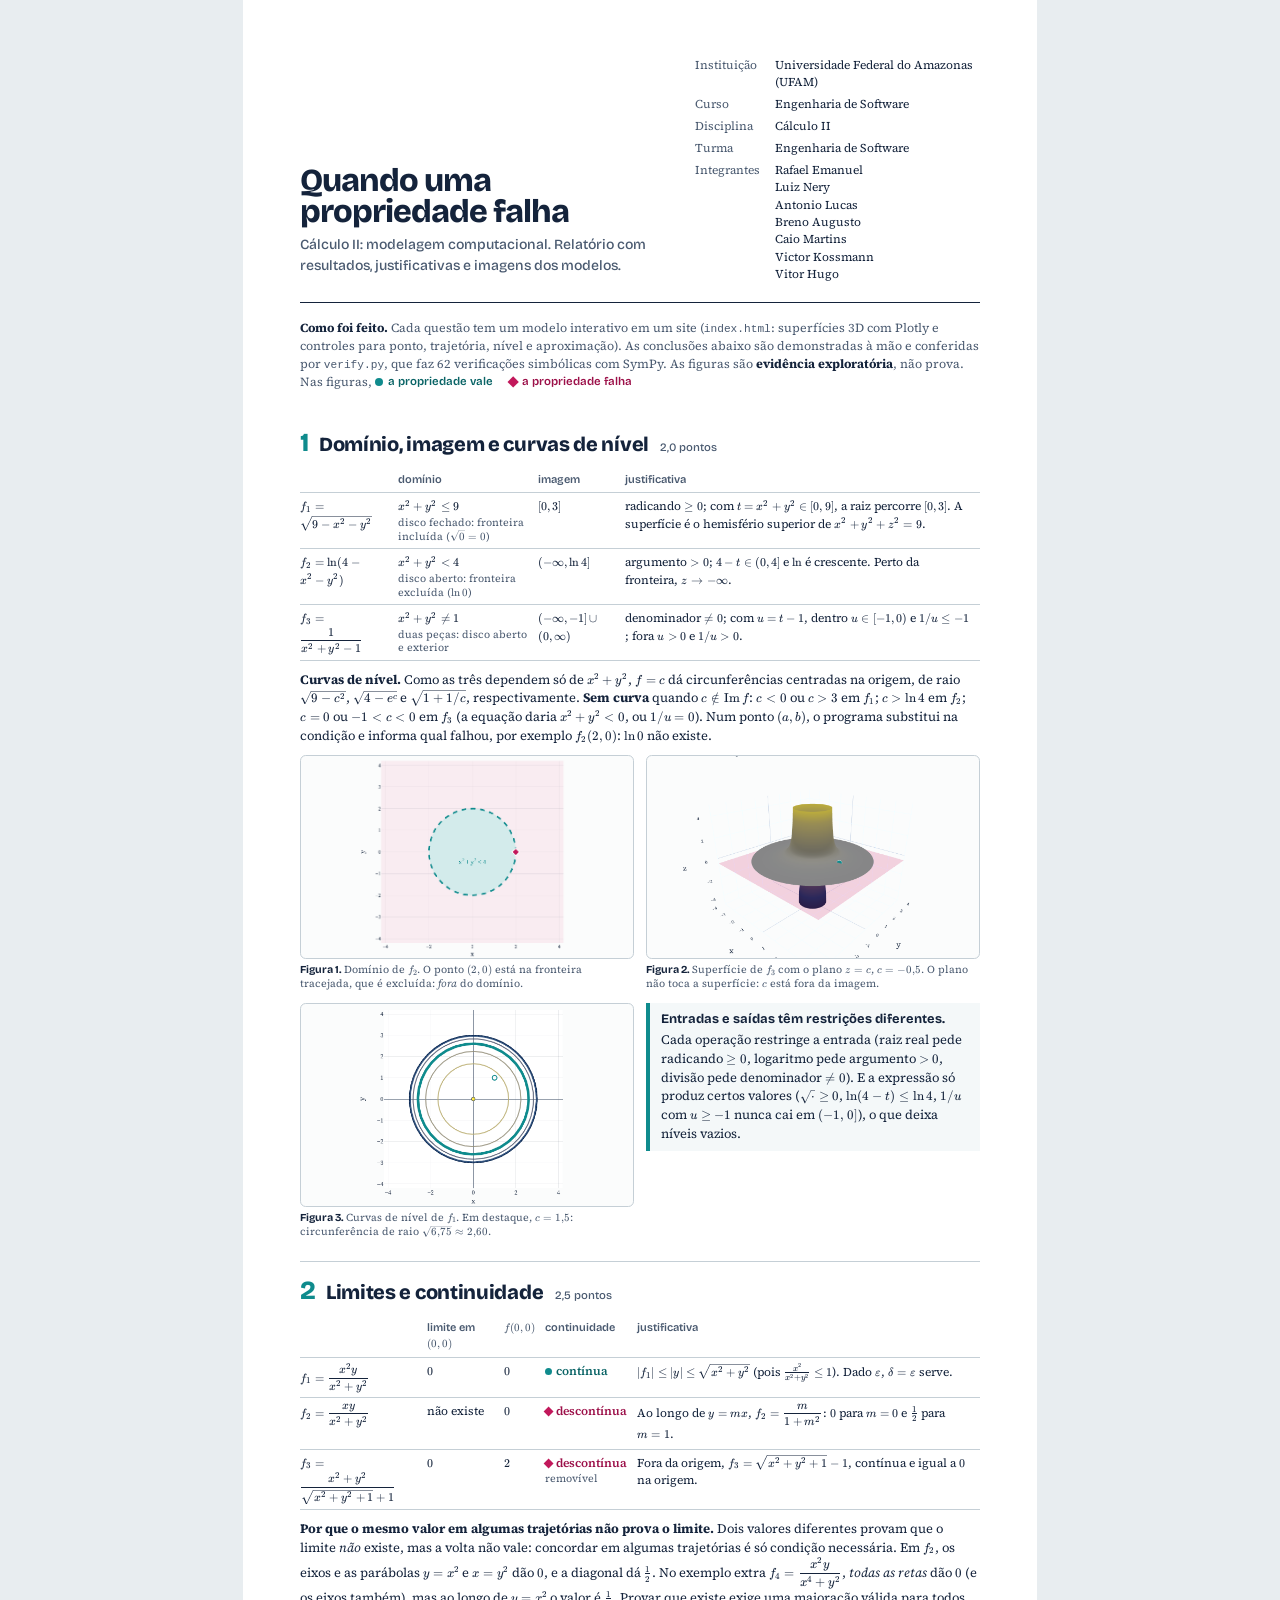
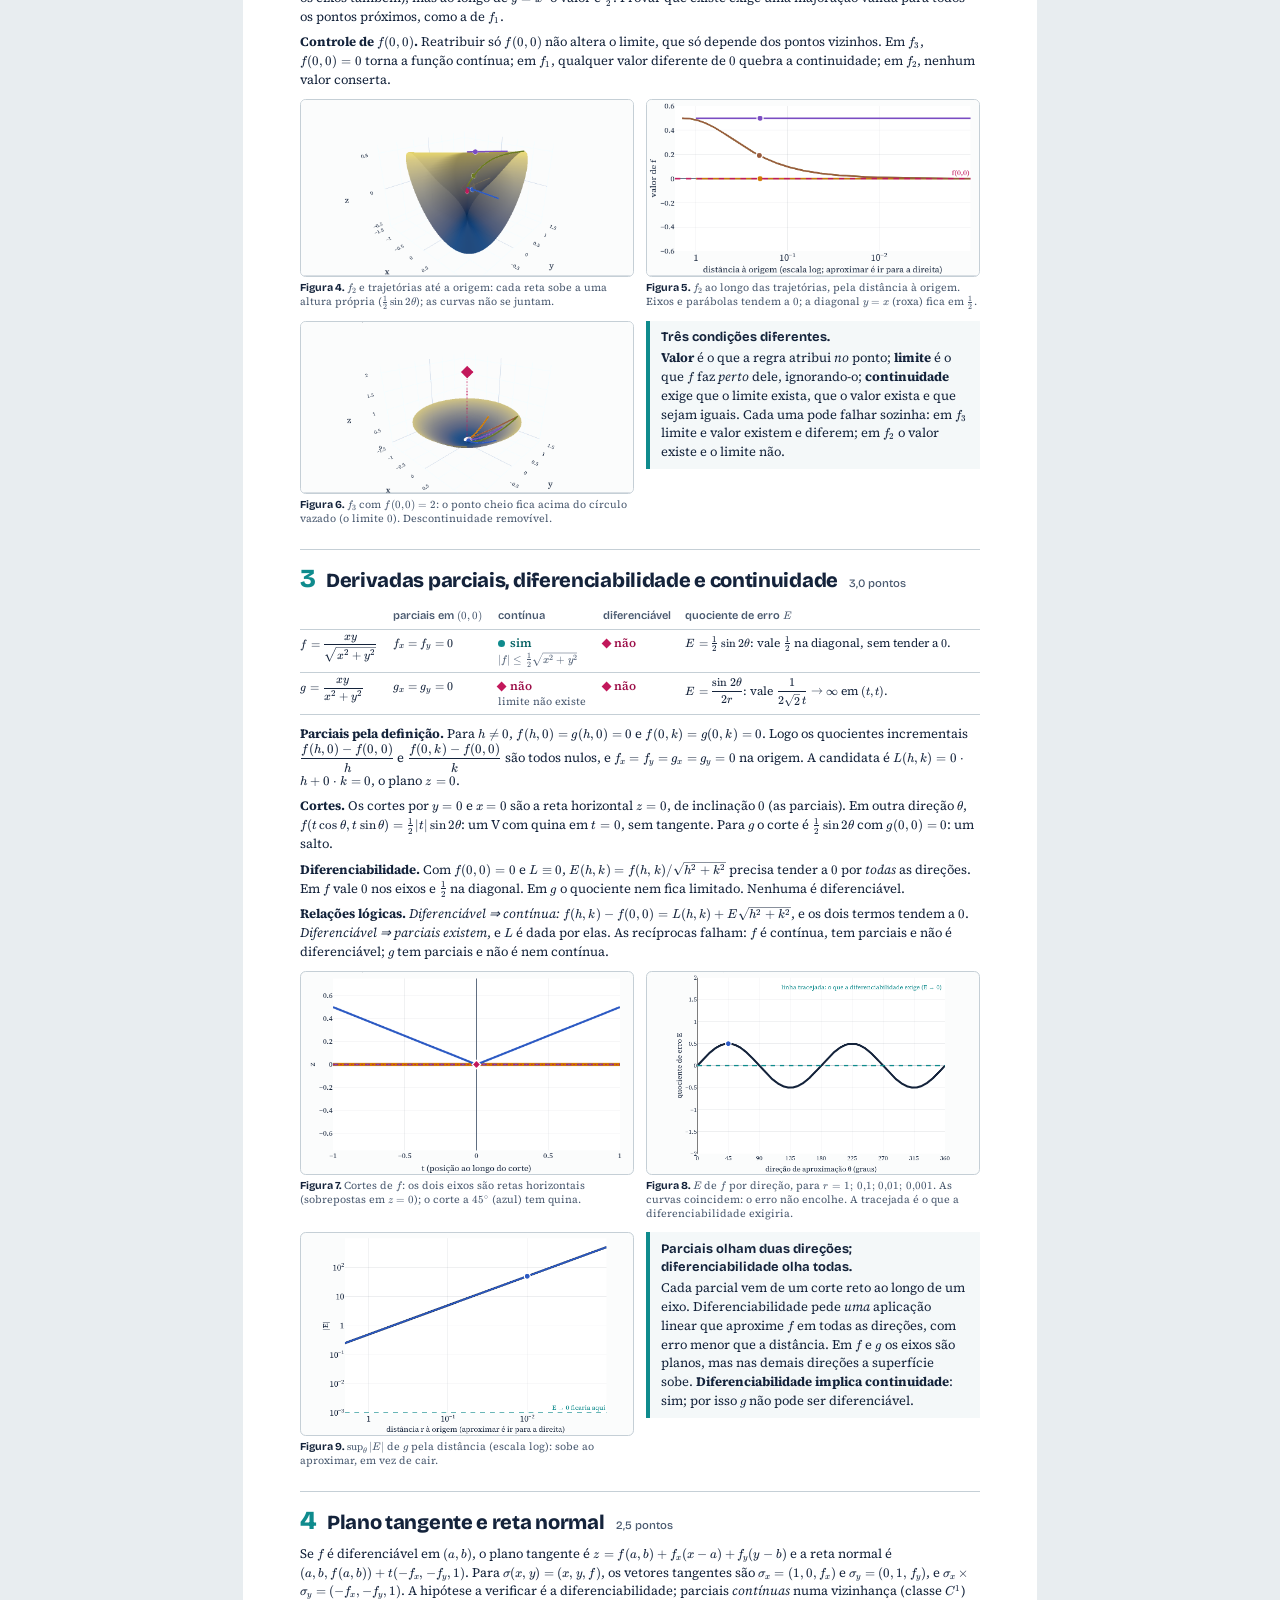
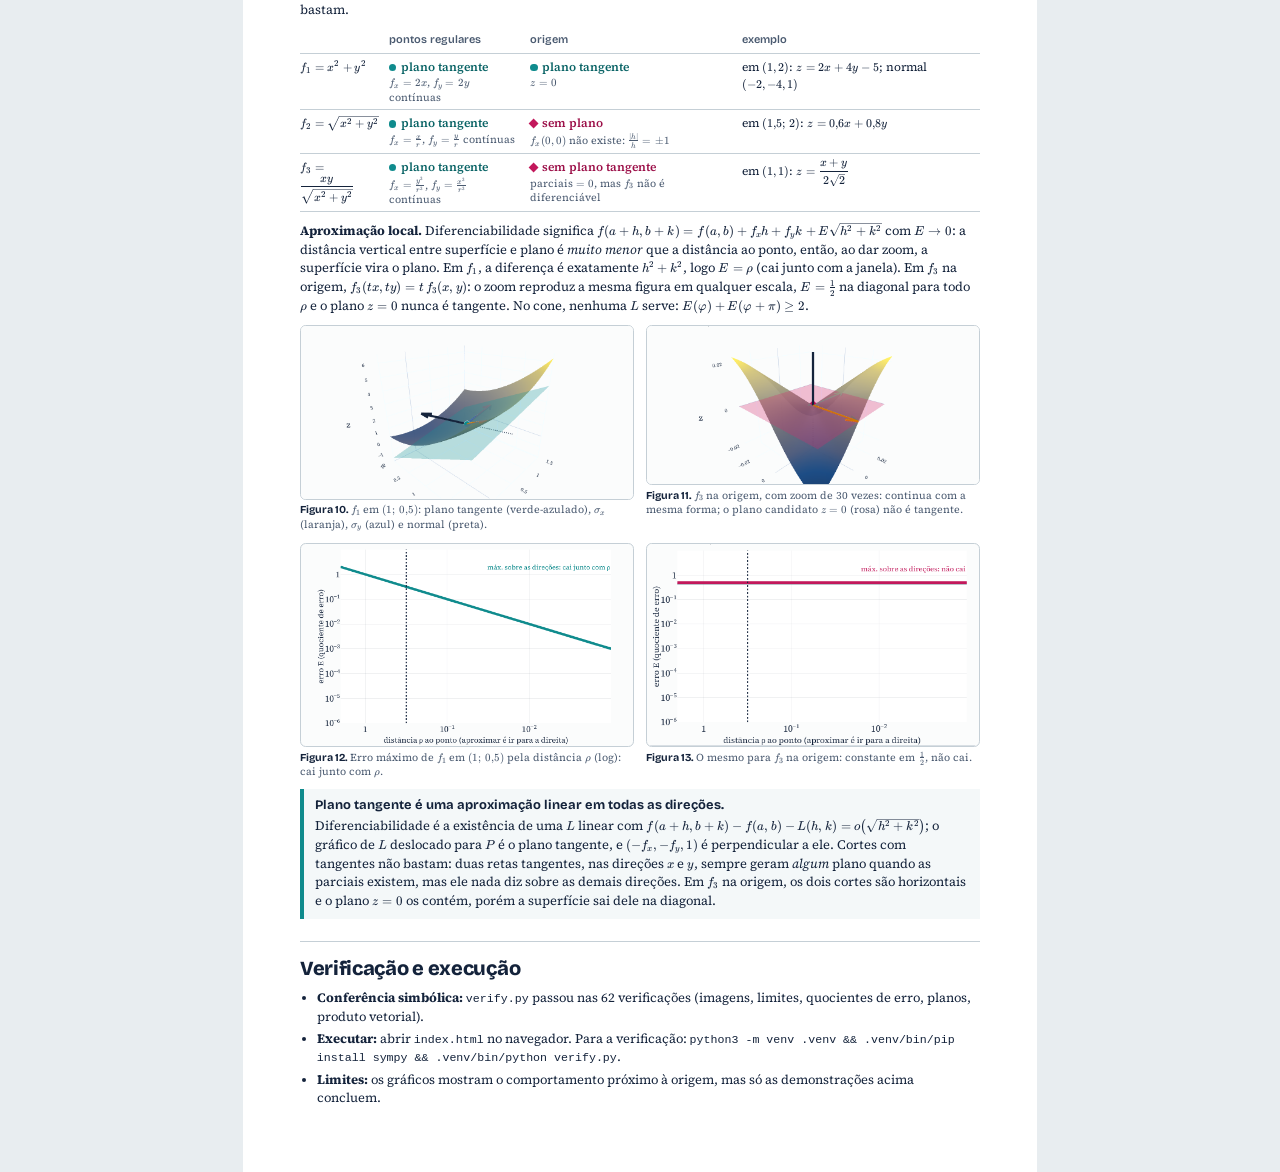
<file: relatorio/relatorio.html>
<!doctype html>
<html lang="pt-BR">
<head>
<meta charset="utf-8">
<meta name="viewport" content="width=device-width, initial-scale=1">
<title>Relatório — Cálculo II: modelagem computacional</title>
<link rel="stylesheet" href="../vendor/katex/katex.min.css">
<style>
@font-face { font-family: "Bricolage Grotesque"; src: url("../vendor/fonts/bricolage-latin.woff2") format("woff2"); font-weight: 200 800; }
@font-face { font-family: "Source Serif 4"; src: url("../vendor/fonts/source-serif-latin.woff2") format("woff2"); font-weight: 200 900; font-style: normal; }
@font-face { font-family: "Source Serif 4"; src: url("../vendor/fonts/source-serif-italic-latin.woff2") format("woff2"); font-weight: 200 900; font-style: italic; }

:root { --ink:#14233b; --ink2:#4a5a70; --line:#c5cfd6; --ok:#0f8b8d; --okink:#0a6466; --okt:#d3ebeb; --fail:#c2185b; --failink:#9c1049; --failt:#f6d6e2;
        --display:"Bricolage Grotesque","Segoe UI",system-ui,sans-serif; --text:"Source Serif 4",Georgia,serif; }
@page { size: A4; margin: 15mm 15mm 17mm; }
* { box-sizing: border-box; }
html { -webkit-print-color-adjust: exact; print-color-adjust: exact; }
body { margin: 0; color: var(--ink); background: #fff; font-family: var(--text); font-size: 9.7pt; line-height: 1.45; }
@media screen { body { background:#e8edf0; } .page { max-width: 210mm; margin: 0 auto; padding: 15mm; background:#fff; } }
h1,h2,h3 { font-family: var(--display); letter-spacing: -0.015em; line-height: 1.1; margin: 0; }
p { margin: 0 0 0.55em; }
.katex { font-size: 1.03em; }

header.top { display: grid; grid-template-columns: 1.25fr 1fr; gap: 10mm; align-items: end; padding-bottom: 5mm; border-bottom: 1.5px solid var(--ink); }
h1 { font-size: 24pt; font-weight: 800; letter-spacing: -0.03em; line-height: 0.98; }
.sub { font-family: var(--display); font-size: 10.5pt; color: var(--ink2); margin-top: 2mm; font-weight: 500; }
dl.meta { display: grid; grid-template-columns: max-content 1fr; gap: 1.2mm 4mm; margin: 0; font-size: 9pt; }
dl.meta dt { color: var(--ink2); } dl.meta dd { margin: 0; border-bottom: 0.6pt solid var(--ink2); min-height: 4.6mm; }
dl.meta dd.fix { border: 0; }

.method { margin: 4mm 0 2mm; font-size: 9.3pt; color: var(--ink2); }
.method b { color: var(--ink); }
.key { display: inline-flex; align-items: center; gap: 1.4mm; margin-right: 4mm; font-family: var(--display); font-weight: 600; font-size: 8.6pt; }
.key::before { content: ""; width: 2.2mm; height: 2.2mm; display: inline-block; }
.key.ok { color: var(--okink); } .key.ok::before { background: var(--ok); border-radius: 50%; }
.key.no { color: var(--failink); } .key.no::before { background: var(--fail); transform: rotate(45deg); }

section.q { margin-top: 6mm; padding-top: 4mm; border-top: 0.8pt solid var(--line); }
section.q:first-of-type { border-top: 0; }
section.q > h2 { break-after: avoid; font-size: 15pt; font-weight: 800; display: flex; gap: 3mm; align-items: baseline; margin-bottom: 2.5mm; }
section.q > h2 .n { color: var(--ok); font-size: 1.3em; letter-spacing: -0.05em; }
section.q > h2 small { font-size: 8.5pt; font-weight: 500; color: var(--ink2); letter-spacing: 0; }
h3 { break-after: avoid; font-size: 10.2pt; font-weight: 700; margin: 3mm 0 1mm; }

table { width: 100%; border-collapse: collapse; margin: 1.5mm 0 2.5mm; font-size: 9pt; break-inside: avoid; }
th, td { text-align: left; vertical-align: top; padding: 1.3mm 2.5mm 1.3mm 0; border-bottom: 0.6pt solid var(--line); }
th { font-family: var(--display); font-size: 8.3pt; font-weight: 600; color: var(--ink2); }
td small { display: block; color: var(--ink2); font-size: 8pt; line-height: 1.3; }
.mk { display: inline-flex; align-items: center; gap: 1.2mm; white-space: nowrap; font-weight: 600; }
.mk::before { content: ""; width: 1.9mm; height: 1.9mm; display: inline-block; }
.mk.ok { color: var(--okink); } .mk.ok::before { background: var(--ok); border-radius: 50%; }
.mk.no { color: var(--failink); } .mk.no::before { background: var(--fail); transform: rotate(45deg); }

.figs { display: grid; gap: 3mm; margin: 2.5mm 0; }
.figs.c2 { grid-template-columns: 1fr 1fr; } .figs.c3 { grid-template-columns: 1fr 1fr 1fr; }
figure { margin: 0; break-inside: avoid; }
figure img { width: 100%; height: auto; max-height: 54mm; object-fit: contain; display: block; border: 0.6pt solid var(--line); border-radius: 1.5mm; background: #fbfcfc; }
figcaption { font-size: 8pt; line-height: 1.3; color: var(--ink2); margin-top: 1mm; }
figcaption b { color: var(--ink); font-family: var(--display); }

.figs .answer { margin: 0; align-self: start; }
.answer { margin: 2.5mm 0 0; padding: 2mm 3mm; border-left: 1.2mm solid var(--ok); background: #f4f8f9; break-inside: avoid; }
.answer .t { font-family: var(--display); font-weight: 700; margin-bottom: 0.6mm; }
.answer p:last-child { margin-bottom: 0; }
ul { margin: 0 0 0.6em; padding-left: 4.5mm; } li { margin-bottom: 0.25em; }
code { font-size: 0.9em; }
.break { break-before: page; }
</style>
</head>
<body>
<div class="page">

<header class="top">
  <div>
    <h1>Quando uma propriedade falha</h1>
    <p class="sub">Cálculo II: modelagem computacional. Relatório com resultados, justificativas e imagens dos modelos.</p>
  </div>
  <dl class="meta">
    <dt>Instituição</dt><dd class="fix">Universidade Federal do Amazonas (UFAM)</dd>
    <dt>Curso</dt><dd class="fix">Engenharia de Software</dd>
    <dt>Disciplina</dt><dd class="fix">Cálculo II</dd>
    <dt>Turma</dt><dd class="fix">Engenharia de Software</dd>
    <dt>Integrantes</dt><dd class="fix" id="meta-integrantes">Rafael Emanuel<br>Luiz Nery<br>Antonio Lucas<br>Breno Augusto<br>Caio Martins<br>Victor Kossmann<br>Vitor Hugo</dd>
  </dl>
</header>

<p class="method"><b>Como foi feito.</b> Cada questão tem um modelo interativo em um site (<code>index.html</code>: superfícies 3D com Plotly e controles para ponto, trajetória, nível e aproximação). As conclusões abaixo são demonstradas à mão e conferidas por <code>verify.py</code>, que faz 62 verificações simbólicas com SymPy. As figuras são <b>evidência exploratória</b>, não prova. Nas figuras, <span class="key ok">a propriedade vale</span><span class="key no">a propriedade falha</span></p>

<!-- ============================ Q1 ============================ -->
<section class="q">
  <h2><span class="n">1</span>Domínio, imagem e curvas de nível <small>2,0 pontos</small></h2>
  <table>
    <thead><tr><th></th><th>domínio</th><th>imagem</th><th>justificativa</th></tr></thead>
    <tbody>
      <tr><td>$f_1=\sqrt{9-x^2-y^2}$</td><td>$x^2+y^2\le9$<small>disco fechado: fronteira incluída ($\sqrt0=0$)</small></td><td>$[0,3]$</td><td>radicando $\ge0$; com $t=x^2+y^2\in[0,9]$, a raiz percorre $[0,3]$. A superfície é o hemisfério superior de $x^2+y^2+z^2=9$.</td></tr>
      <tr><td>$f_2=\ln(4-x^2-y^2)$</td><td>$x^2+y^2<4$<small>disco aberto: fronteira excluída ($\ln0$)</small></td><td>$(-\infty,\ln4]$</td><td>argumento $>0$; $4-t\in(0,4]$ e $\ln$ é crescente. Perto da fronteira, $z\to-\infty$.</td></tr>
      <tr><td>$f_3=\dfrac1{x^2+y^2-1}$</td><td>$x^2+y^2\ne1$<small>duas peças: disco aberto e exterior</small></td><td>$(-\infty,-1]\cup(0,\infty)$</td><td>denominador $\ne0$; com $u=t-1$, dentro $u\in[-1,0)$ e $1/u\le-1$; fora $u>0$ e $1/u>0$.</td></tr>
    </tbody>
  </table>
  <p><b>Curvas de nível.</b> Como as três dependem só de $x^2+y^2$, $f=c$ dá circunferências centradas na origem, de raio $\sqrt{9-c^2}$, $\sqrt{4-e^c}$ e $\sqrt{1+1/c}$, respectivamente. <b>Sem curva</b> quando $c\notin\operatorname{Im}f$: $c<0$ ou $c>3$ em $f_1$; $c>\ln4$ em $f_2$; $c=0$ ou $-1&lt;c&lt;0$ em $f_3$ (a equação daria $x^2+y^2<0$, ou $1/u=0$). Num ponto $(a,b)$, o programa substitui na condição e informa qual falhou, por exemplo $f_2(2,0)$: $\ln0$ não existe.</p>
  <div class="figs c2">
    <figure><img src="img/q1_dominio_f2.png" alt=""><figcaption><b>Figura 1.</b> Domínio de $f_2$. O ponto $(2,0)$ está na fronteira tracejada, que é excluída: <i>fora</i> do domínio.</figcaption></figure>
    <figure><img src="img/q1_superficie_f3.png" alt=""><figcaption><b>Figura 2.</b> Superfície de $f_3$ com o plano $z=c$, $c=-0{,}5$. O plano não toca a superfície: $c$ está fora da imagem.</figcaption></figure>
    <figure><img src="img/q1_nivel_f1.png" alt=""><figcaption><b>Figura 3.</b> Curvas de nível de $f_1$. Em destaque, $c=1{,}5$: circunferência de raio $\sqrt{6{,}75}\approx2{,}60$.</figcaption></figure>
    <div class="answer"><p class="t">Entradas e saídas têm restrições diferentes.</p>
  <p>Cada operação restringe a entrada (raiz real pede radicando $\ge0$, logaritmo pede argumento $>0$, divisão pede denominador $\ne0$). E a expressão só produz certos valores ($\sqrt{\cdot}\ge0$, $\ln(4-t)\le\ln4$, $1/u$ com $u\ge-1$ nunca cai em $(-1,0]$), o que deixa níveis vazios.</p></div>
  </div>
</section>

<!-- ============================ Q2 ============================ -->
<section class="q">
  <h2><span class="n">2</span>Limites e continuidade <small>2,5 pontos</small></h2>
  <table>
    <thead><tr><th></th><th>limite em $(0,0)$</th><th>$f(0,0)$</th><th>continuidade</th><th>justificativa</th></tr></thead>
    <tbody>
      <tr><td>$f_1=\dfrac{x^2y}{x^2+y^2}$</td><td>$0$</td><td>$0$</td><td><span class="mk ok">contínua</span></td><td>$|f_1|\le|y|\le\sqrt{x^2+y^2}$ (pois $\tfrac{x^2}{x^2+y^2}\le1$). Dado $\varepsilon$, $\delta=\varepsilon$ serve.</td></tr>
      <tr><td>$f_2=\dfrac{xy}{x^2+y^2}$</td><td>não existe</td><td>$0$</td><td><span class="mk no">descontínua</span></td><td>Ao longo de $y=mx$, $f_2=\dfrac{m}{1+m^2}$: $0$ para $m=0$ e $\tfrac12$ para $m=1$.</td></tr>
      <tr><td>$f_3=\dfrac{x^2+y^2}{\sqrt{x^2+y^2+1}+1}$</td><td>$0$</td><td>$2$</td><td><span class="mk no">descontínua</span><small>removível</small></td><td>Fora da origem, $f_3=\sqrt{x^2+y^2+1}-1$, contínua e igual a $0$ na origem.</td></tr>
    </tbody>
  </table>
  <p><b>Por que o mesmo valor em algumas trajetórias não prova o limite.</b> Dois valores diferentes provam que o limite <i>não</i> existe, mas a volta não vale: concordar em algumas trajetórias é só condição necessária. Em $f_2$, os eixos e as parábolas $y=x^2$ e $x=y^2$ dão $0$, e a diagonal dá $\tfrac12$. No exemplo extra $f_4=\dfrac{x^2y}{x^4+y^2}$, <i>todas as retas</i> dão $0$ (e os eixos também), mas ao longo de $y=x^2$ o valor é $\tfrac12$. Provar que existe exige uma majoração válida para todos os pontos próximos, como a de $f_1$.</p>
  <p><b>Controle de $f(0,0)$.</b> Reatribuir só $f(0,0)$ não altera o limite, que só depende dos pontos vizinhos. Em $f_3$, $f(0,0)=0$ torna a função contínua; em $f_1$, qualquer valor diferente de $0$ quebra a continuidade; em $f_2$, nenhum valor conserta.</p>
  <div class="figs c2">
    <figure><img src="img/q2_superficie_f2.png" alt=""><figcaption><b>Figura 4.</b> $f_2$ e trajetórias até a origem: cada reta sobe a uma altura própria ($\tfrac12\sin2\theta$); as curvas não se juntam.</figcaption></figure>
    <figure><img src="img/q2_valores_f2.png" alt=""><figcaption><b>Figura 5.</b> $f_2$ ao longo das trajetórias, pela distância à origem. Eixos e parábolas tendem a $0$; a diagonal $y=x$ (roxa) fica em $\tfrac12$.</figcaption></figure>
    <figure><img src="img/q2_superficie_f3.png" alt=""><figcaption><b>Figura 6.</b> $f_3$ com $f(0,0)=2$: o ponto cheio fica acima do círculo vazado (o limite $0$). Descontinuidade removível.</figcaption></figure>
    <div class="answer"><p class="t">Três condições diferentes.</p>
  <p><b>Valor</b> é o que a regra atribui <i>no</i> ponto; <b>limite</b> é o que $f$ faz <i>perto</i> dele, ignorando-o; <b>continuidade</b> exige que o limite exista, que o valor exista e que sejam iguais. Cada uma pode falhar sozinha: em $f_3$ limite e valor existem e diferem; em $f_2$ o valor existe e o limite não.</p></div>
  </div>
</section>

<!-- ============================ Q3 ============================ -->
<section class="q">
  <h2><span class="n">3</span>Derivadas parciais, diferenciabilidade e continuidade <small>3,0 pontos</small></h2>
  <table>
    <thead><tr><th></th><th>parciais em $(0,0)$</th><th>contínua</th><th>diferenciável</th><th>quociente de erro $E$</th></tr></thead>
    <tbody>
      <tr><td>$f=\dfrac{xy}{\sqrt{x^2+y^2}}$</td><td>$f_x=f_y=0$</td><td><span class="mk ok">sim</span><small>$|f|\le\tfrac12\sqrt{x^2+y^2}$</small></td><td><span class="mk no">não</span></td><td>$E=\tfrac12\sin2\theta$: vale $\tfrac12$ na diagonal, sem tender a $0$.</td></tr>
      <tr><td>$g=\dfrac{xy}{x^2+y^2}$</td><td>$g_x=g_y=0$</td><td><span class="mk no">não</span><small>limite não existe</small></td><td><span class="mk no">não</span></td><td>$E=\dfrac{\sin2\theta}{2r}$: vale $\dfrac{1}{2\sqrt2\,t}\to\infty$ em $(t,t)$.</td></tr>
    </tbody>
  </table>
  <p><b>Parciais pela definição.</b> Para $h\ne0$, $f(h,0)=g(h,0)=0$ e $f(0,k)=g(0,k)=0$. Logo os quocientes incrementais $\dfrac{f(h,0)-f(0,0)}{h}$ e $\dfrac{f(0,k)-f(0,0)}{k}$ são todos nulos, e $f_x=f_y=g_x=g_y=0$ na origem. A candidata é $L(h,k)=0\cdot h+0\cdot k=0$, o plano $z=0$.</p>
  <p><b>Cortes.</b> Os cortes por $y=0$ e $x=0$ são a reta horizontal $z=0$, de inclinação $0$ (as parciais). Em outra direção $\theta$, $f(t\cos\theta,t\sin\theta)=\tfrac12|t|\sin2\theta$: um V com quina em $t=0$, sem tangente. Para $g$ o corte é $\tfrac12\sin2\theta$ com $g(0,0)=0$: um salto.</p>
  <p><b>Diferenciabilidade.</b> Com $f(0,0)=0$ e $L\equiv0$, $E(h,k)=f(h,k)/\sqrt{h^2+k^2}$ precisa tender a $0$ por <i>todas</i> as direções. Em $f$ vale $0$ nos eixos e $\tfrac12$ na diagonal. Em $g$ o quociente nem fica limitado. Nenhuma é diferenciável.</p>
  <p><b>Relações lógicas.</b> <i>Diferenciável ⇒ contínua:</i> $f(h,k)-f(0,0)=L(h,k)+E\sqrt{h^2+k^2}$, e os dois termos tendem a $0$. <i>Diferenciável ⇒ parciais existem</i>, e $L$ é dada por elas. As recíprocas falham: $f$ é contínua, tem parciais e não é diferenciável; $g$ tem parciais e não é nem contínua.</p>
  <div class="figs c2">
    <figure><img src="img/q3_cortes_f.png" alt=""><figcaption><b>Figura 7.</b> Cortes de $f$: os dois eixos são retas horizontais (sobrepostas em $z=0$); o corte a $45^\circ$ (azul) tem quina.</figcaption></figure>
    <figure><img src="img/q3_erro_f.png" alt=""><figcaption><b>Figura 8.</b> $E$ de $f$ por direção, para $r=1;\,0{,}1;\,0{,}01;\,0{,}001$. As curvas coincidem: o erro não encolhe. A tracejada é o que a diferenciabilidade exigiria.</figcaption></figure>
    <figure><img src="img/q3_erro_g.png" alt=""><figcaption><b>Figura 9.</b> $\sup_\theta|E|$ de $g$ pela distância (escala log): sobe ao aproximar, em vez de cair.</figcaption></figure>
    <div class="answer"><p class="t">Parciais olham duas direções; diferenciabilidade olha todas.</p>
  <p>Cada parcial vem de um corte reto ao longo de um eixo. Diferenciabilidade pede <i>uma</i> aplicação linear que aproxime $f$ em todas as direções, com erro menor que a distância. Em $f$ e $g$ os eixos são planos, mas nas demais direções a superfície sobe. <b>Diferenciabilidade implica continuidade</b>: sim; por isso $g$ não pode ser diferenciável.</p></div>
  </div>
</section>

<!-- ============================ Q4 ============================ -->
<section class="q">
  <h2><span class="n">4</span>Plano tangente e reta normal <small>2,5 pontos</small></h2>
  <p>Se $f$ é diferenciável em $(a,b)$, o plano tangente é $z=f(a,b)+f_x(x-a)+f_y(y-b)$ e a reta normal é $(a,b,f(a,b))+t(-f_x,-f_y,1)$. Para $\sigma(x,y)=(x,y,f)$, os vetores tangentes são $\sigma_x=(1,0,f_x)$ e $\sigma_y=(0,1,f_y)$, e $\sigma_x\times\sigma_y=(-f_x,-f_y,1)$. A hipótese a verificar é a diferenciabilidade; parciais <i>contínuas</i> numa vizinhança (classe $C^1$) bastam.</p>
  <table>
    <thead><tr><th></th><th>pontos regulares</th><th>origem</th><th>exemplo</th></tr></thead>
    <tbody>
      <tr><td>$f_1=x^2+y^2$</td><td><span class="mk ok">plano tangente</span><small>$f_x=2x$, $f_y=2y$ contínuas</small></td><td><span class="mk ok">plano tangente</span><small>$z=0$</small></td><td>em $(1,2)$: $z=2x+4y-5$; normal $(-2,-4,1)$</td></tr>
      <tr><td>$f_2=\sqrt{x^2+y^2}$</td><td><span class="mk ok">plano tangente</span><small>$f_x=\tfrac xr$, $f_y=\tfrac yr$ contínuas</small></td><td><span class="mk no">sem plano</span><small>$f_x(0,0)$ não existe: $\tfrac{|h|}{h}=\pm1$</small></td><td>em $(1{,}5;\,2)$: $z=0{,}6x+0{,}8y$</td></tr>
      <tr><td>$f_3=\dfrac{xy}{\sqrt{x^2+y^2}}$</td><td><span class="mk ok">plano tangente</span><small>$f_x=\tfrac{y^3}{r^3}$, $f_y=\tfrac{x^3}{r^3}$ contínuas</small></td><td><span class="mk no">sem plano tangente</span><small>parciais $=0$, mas $f_3$ não é diferenciável</small></td><td>em $(1,1)$: $z=\dfrac{x+y}{2\sqrt2}$</td></tr>
    </tbody>
  </table>
  <p><b>Aproximação local.</b> Diferenciabilidade significa $f(a+h,b+k)=f(a,b)+f_xh+f_yk+E\sqrt{h^2+k^2}$ com $E\to0$: a distância vertical entre superfície e plano é <i>muito menor</i> que a distância ao ponto, então, ao dar zoom, a superfície vira o plano. Em $f_1$, a diferença é exatamente $h^2+k^2$, logo $E=\rho$ (cai junto com a janela). Em $f_3$ na origem, $f_3(tx,ty)=t\,f_3(x,y)$: o zoom reproduz a mesma figura em qualquer escala, $E=\tfrac12$ na diagonal para todo $\rho$ e o plano $z=0$ nunca é tangente. No cone, nenhuma $L$ serve: $E(\varphi)+E(\varphi+\pi)\ge2$.</p>
  <div class="figs c2">
    <figure><img src="img/q4_plano_f1.png" alt=""><figcaption><b>Figura 10.</b> $f_1$ em $(1;\,0{,}5)$: plano tangente (verde-azulado), $\sigma_x$ (laranja), $\sigma_y$ (azul) e normal (preta).</figcaption></figure>
    <figure><img src="img/q4_origem_f3.png" alt=""><figcaption><b>Figura 11.</b> $f_3$ na origem, com zoom de 30 vezes: continua com a mesma forma; o plano candidato $z=0$ (rosa) não é tangente.</figcaption></figure>
    <figure><img src="img/q4_erro_f1.png" alt=""><figcaption><b>Figura 12.</b> Erro máximo de $f_1$ em $(1;\,0{,}5)$ pela distância $\rho$ (log): cai junto com $\rho$.</figcaption></figure>
    <figure><img src="img/q4_erro_f3.png" alt=""><figcaption><b>Figura 13.</b> O mesmo para $f_3$ na origem: constante em $\tfrac12$, não cai.</figcaption></figure>
  </div>
  <div class="answer"><p class="t">Plano tangente é uma aproximação linear em todas as direções.</p>
  <p>Diferenciabilidade é a existência de uma $L$ linear com $f(a+h,b+k)-f(a,b)-L(h,k)=o\big(\sqrt{h^2+k^2}\big)$; o gráfico de $L$ deslocado para $P$ é o plano tangente, e $(-f_x,-f_y,1)$ é perpendicular a ele. Cortes com tangentes não bastam: duas retas tangentes, nas direções $x$ e $y$, sempre geram <i>algum</i> plano quando as parciais existem, mas ele nada diz sobre as demais direções. Em $f_3$ na origem, os dois cortes são horizontais e o plano $z=0$ os contém, porém a superfície sai dele na diagonal.</p></div>
</section>

<section class="q">
  <h2>Verificação e execução</h2>
  <ul>
    <li><b>Conferência simbólica:</b> <code>verify.py</code> passou nas 62 verificações (imagens, limites, quocientes de erro, planos, produto vetorial).</li>
    <li><b>Executar:</b> abrir <code>index.html</code> no navegador. Para a verificação: <code>python3 -m venv .venv &amp;&amp; .venv/bin/pip install sympy &amp;&amp; .venv/bin/python verify.py</code>.</li>
    <li><b>Limites:</b> os gráficos mostram o comportamento próximo à origem, mas só as demonstrações acima concluem.</li>
  </ul>
</section>

</div>
<script src="../vendor/katex/katex.min.js"></script>
<script src="../vendor/katex/auto-render.min.js"></script>
<script>
  renderMathInElement(document.body, { delimiters: [{ left: "$$", right: "$$", display: true }, { left: "$", right: "$", display: false }], throwOnError: false });
  document.documentElement.dataset.ready = "1";
</script>
</body>
</html>
</file>
<file: css/style.css>
/* ==========================================================================
   Cálculo II — Modelagem computacional
   Cor tem significado: teal = a hipótese vale · magenta = a propriedade falha.
   ========================================================================== */

@font-face {
  font-family: "Bricolage Grotesque";
  src: url("../vendor/fonts/bricolage-latin.woff2") format("woff2");
  font-weight: 200 800;
  font-display: swap;
}
@font-face {
  font-family: "Source Serif 4";
  src: url("../vendor/fonts/source-serif-latin.woff2") format("woff2");
  font-weight: 200 900;
  font-style: normal;
  font-display: swap;
}
@font-face {
  font-family: "Source Serif 4";
  src: url("../vendor/fonts/source-serif-italic-latin.woff2") format("woff2");
  font-weight: 200 900;
  font-style: italic;
  font-display: swap;
}

:root {
  --bg: #e8edf0;
  --panel: #fbfcfc;
  --ink: #14233b;
  --ink-2: #4a5a70;
  --line: #c5cfd6;
  --ok: #0f8b8d;
  --ok-ink: #0a6466;
  --ok-tint: #d3ebeb;
  --fail: #c2185b;
  --fail-ink: #9c1049;
  --fail-tint: #f6d6e2;

  --display: "Bricolage Grotesque", "Segoe UI", system-ui, sans-serif;
  --text: "Source Serif 4", Georgia, "Times New Roman", serif;

  --gutter: clamp(1rem, 4vw, 3rem);
  --topbar: 3.25rem;
  --radius: 10px;
}

*,
*::before,
*::after { box-sizing: border-box; }
[hidden] { display: none !important; }

html {
  scroll-behavior: smooth;
  scroll-padding-top: calc(var(--topbar) + 1rem);
}
@media (prefers-reduced-motion: reduce) {
  html { scroll-behavior: auto; }
}

body {
  margin: 0;
  background: var(--bg);
  color: var(--ink);
  font-family: var(--text);
  font-size: 1.0625rem;
  line-height: 1.62;
  -webkit-font-smoothing: antialiased;
}

h1, h2, h3, h4 {
  font-family: var(--display);
  font-weight: 700;
  line-height: 1.08;
  letter-spacing: -0.02em;
  margin: 0;
}
p { margin: 0 0 1em; }
a { color: inherit; }
button, input { font: inherit; color: inherit; }

:focus-visible {
  outline: 3px solid var(--ink);
  outline-offset: 2px;
  border-radius: 4px;
}

.katex { font-size: 1.04em; }
.katex-display { margin: 0.9em 0; overflow-x: auto; overflow-y: hidden; }

/* ---------- Barra superior ---------- */
.topbar {
  position: sticky;
  top: 0;
  z-index: 50;
  height: var(--topbar);
  display: flex;
  align-items: center;
  justify-content: space-between;
  gap: 1rem;
  padding: 0 var(--gutter);
  background: color-mix(in srgb, var(--bg) 88%, transparent);
  backdrop-filter: blur(8px);
  border-bottom: 1px solid var(--line);
  font-family: var(--display);
  font-size: 0.9rem;
}
.topbar b { font-weight: 700; letter-spacing: -0.01em; }
.topbar nav { display: flex; gap: 0.25rem; }
.topbar nav a {
  text-decoration: none;
  padding: 0.35rem 0.7rem;
  border-radius: 999px;
  color: var(--ink-2);
  font-weight: 500;
}
.topbar nav a:hover { background: var(--ok-tint); color: var(--ink); }

/* ---------- Abertura ---------- */
.hero {
  display: grid;
  grid-template-columns: minmax(0, 1fr) minmax(0, 1.05fr);
  gap: clamp(1.5rem, 4vw, 4rem);
  align-items: center;
  padding: clamp(2rem, 6vh, 4.5rem) var(--gutter) clamp(2rem, 5vh, 3.5rem);
  min-height: min(88vh, 760px);
}
.hero h1 {
  font-size: clamp(2.6rem, 6.2vw, 5.4rem);
  line-height: 0.98;
  letter-spacing: -0.035em;
  font-weight: 800;
  max-width: 11ch;
}
.hero .lede {
  margin-top: 1.4rem;
  max-width: 34rem;
  font-size: 1.2rem;
  color: var(--ink-2);
}
.hero-plot-wrap { position: relative; }
.hero-plot { width: 100%; height: min(70vh, 640px); min-height: 340px; }
.hero-note {
  margin: 0.5rem 0 0;
  max-width: 28rem;
  font-size: 0.88rem;
  line-height: 1.4;
  color: var(--ink-2);
  display: flex;
  gap: 0.55rem;
  align-items: flex-start;
}
.hero-note::before {
  content: "";
  flex: none;
  width: 0.7rem;
  height: 0.7rem;
  margin-top: 0.3rem;
  background: var(--fail);
  transform: rotate(45deg);
}

.meta {
  display: grid;
  grid-template-columns: max-content 1fr;
  gap: 0.35rem 1rem;
  margin: 2rem 0 0;
  font-size: 0.95rem;
  max-width: 34rem;
}
.meta dt { color: var(--ink-2); }
.meta dd { margin: 0; min-height: 1.4em; }
.meta .blank { display: block; border-bottom: 1px solid var(--ink-2); height: 1.4em; }

/* ---------- Questões ---------- */
.question {
  padding: clamp(2.5rem, 7vh, 5rem) var(--gutter) clamp(2rem, 6vh, 4rem);
  border-top: 1px solid var(--line);
}
.q-head { max-width: 62rem; margin-bottom: clamp(1.5rem, 4vh, 2.5rem); }
.q-head h2 {
  font-size: clamp(2rem, 4.2vw, 3.4rem);
  display: flex;
  align-items: baseline;
  gap: 0.9rem;
  flex-wrap: wrap;
}
.q-num {
  font-size: 1.35em;
  font-weight: 800;
  color: var(--ok);
  letter-spacing: -0.05em;
}
.q-pts {
  font-family: var(--display);
  font-size: 0.95rem;
  font-weight: 500;
  letter-spacing: 0;
  color: var(--ink-2);
}
.q-guide {
  margin: 1rem 0 0;
  max-width: 44rem;
  font-style: italic;
  font-size: 1.15rem;
  color: var(--ink-2);
}

.lab {
  display: grid;
  grid-template-columns: minmax(0, 1.12fr) minmax(0, 1fr);
  gap: clamp(1.5rem, 4vw, 3.5rem);
  align-items: start;
}

/* ---------- Bancada (gráfico fixo) ---------- */
.stage {
  position: sticky;
  top: calc(var(--topbar) + 0.75rem);
  height: calc(100vh - var(--topbar) - 1.5rem);
  min-height: 520px;
  display: flex;
  flex-direction: column;
  background: var(--panel);
  border: 1px solid var(--line);
  border-radius: var(--radius);
  overflow: hidden;
}
.stage-bar {
  display: flex;
  flex-wrap: wrap;
  gap: 0.5rem 1rem;
  justify-content: space-between;
  align-items: center;
  padding: 0.65rem 0.8rem;
  border-bottom: 1px solid var(--line);
}
.seg { display: inline-flex; background: var(--bg); border-radius: 8px; padding: 3px; gap: 2px; }
.seg button {
  border: 0;
  background: transparent;
  padding: 0.3rem 0.7rem;
  border-radius: 6px;
  font-family: var(--display);
  font-size: 0.88rem;
  font-weight: 500;
  color: var(--ink-2);
  cursor: pointer;
}
.seg button:hover { color: var(--ink); }
.seg button[aria-selected="true"] {
  background: var(--ink);
  color: #fff;
}
.stage-formula {
  padding: 0.45rem 0.9rem 0;
  min-height: 2.7rem;
  font-size: 1.02rem;
}
.stage-plot {
  position: relative;
  flex: 1 1 auto;
  min-height: 0;
}
.plot { position: absolute; inset: 0; }
.plot[hidden] { display: none; }
.stage-legend {
  display: flex;
  flex-wrap: wrap;
  gap: 0.25rem 1.1rem;
  padding: 0 0.9rem 0.5rem;
  font-size: 0.82rem;
  color: var(--ink-2);
}
.sw { display: inline-flex; align-items: center; gap: 0.4rem; }
.sw i { display: inline-block; width: 1.3rem; height: 0; border-top: 3px solid var(--ok); }
.sw i.dash { border-top-style: dashed; }
.sw i.fail { border-top-color: var(--fail); }
.sw i.area { height: 0.7rem; border: 0; background: var(--ok-tint); outline: 1px solid var(--ok); }
.sw i.out { height: 0.7rem; border: 0; background: #f9ecf1; outline: 1px solid var(--line); }

.stage-dock {
  flex: 0 1 auto;
  min-height: 0;
  max-height: 52%;
  overflow-y: auto;
  overscroll-behavior: contain;
}
.stage-read {
  padding: 0.6rem 0.9rem;
  border-top: 1px solid var(--line);
  font-size: 0.95rem;
  line-height: 1.45;
  display: grid;
  gap: 0.5rem;
}
.read[hidden] { display: none; }
.read .math { margin: 0.2rem 0 0.15rem; }

.chip {
  display: inline-flex;
  align-items: center;
  gap: 0.45rem;
  padding: 0.12rem 0.65rem 0.12rem 0.5rem;
  border-radius: 999px;
  font-family: var(--display);
  font-size: 0.82rem;
  font-weight: 600;
  letter-spacing: 0;
}
.chip::before, .mk::before {
  content: "";
  display: inline-block;
  width: 0.55rem;
  height: 0.55rem;
}
.chip-ok { background: var(--ok-tint); color: var(--ok-ink); }
.chip-ok::before, .mk-ok::before { background: var(--ok); border-radius: 50%; }
.chip-fail { background: var(--fail-tint); color: var(--fail-ink); }
.chip-fail::before, .mk-fail::before { background: var(--fail); transform: rotate(45deg); }
.mk { display: inline-flex; align-items: center; gap: 0.4rem; white-space: nowrap; }
.mk-ok { color: var(--ok-ink); }
.mk-fail { color: var(--fail-ink); }

.stage-ctl {
  padding: 0.7rem 0.9rem 0.8rem;
  border-top: 1px solid var(--line);
  background: color-mix(in srgb, var(--bg) 45%, var(--panel));
  display: grid;
  gap: 0.6rem;
}
.ctl[hidden] { display: none; }
.ctl-row { display: flex; flex-wrap: wrap; align-items: center; gap: 0.5rem 0.9rem; }
.ctl-name { font-family: var(--display); font-size: 0.85rem; font-weight: 600; min-width: 4.2rem; }
.num {
  width: 4.9rem;
  padding: 0.25rem 0.4rem;
  border: 1px solid var(--line);
  border-radius: 6px;
  background: #fff;
  font-variant-numeric: tabular-nums;
}
.ctl label { display: inline-flex; align-items: center; gap: 0.4rem; font-size: 0.9rem; }
input[type="range"] { flex: 1 1 9rem; accent-color: var(--ink); min-width: 7rem; }
.c-out {
  min-width: 3.8rem;
  text-align: right;
  font-variant-numeric: tabular-nums;
  font-family: var(--display);
  font-weight: 600;
}
.ctl-grid { display: grid; grid-template-columns: repeat(auto-fit, minmax(15rem, 1fr)); gap: 0.45rem 1.4rem; }
.ctl-grid .ctl-row { flex-wrap: nowrap; }
.ctl-grid .ctl-name { min-width: 0; white-space: nowrap; }
.ctl-grid input[type="range"] { min-width: 4rem; flex: 1 1 4rem; }
.stage[data-view="surface"] .read .math, .stage[data-view="surface"] #q1-strip-box { display: none; }
.pchips { display: flex; flex-wrap: wrap; gap: 0.3rem; }
.pchip {
  display: inline-flex;
  align-items: center;
  gap: 0.4rem;
  padding: 0.12rem 0.6rem 0.12rem 0.45rem;
  border: 1px solid var(--line);
  border-radius: 999px;
  background: #fff;
  font-size: 0.84rem !important;
  cursor: pointer;
}
.pchip input { position: absolute; opacity: 0; pointer-events: none; }
.pchip i { width: 0.7rem; height: 0.7rem; border-radius: 2px; background: var(--sw, var(--ink)); opacity: 0.35; }
.pchip:has(input:checked) { border-color: var(--ink); }
.pchip:has(input:checked) i { opacity: 1; }
.pchip:has(input:focus-visible) { outline: 3px solid var(--ink); outline-offset: 2px; }
.vals { display: grid; grid-template-columns: repeat(auto-fill, minmax(11rem, 1fr)); gap: 0.15rem 0.8rem; font-size: 0.85rem; margin-top: 0.3rem; font-variant-numeric: tabular-nums; }
.vals span { display: flex; gap: 0.4rem; align-items: center; }
.vals i { width: 0.6rem; height: 0.6rem; border-radius: 2px; flex: none; }
.vals em { color: var(--ink-2); font-style: normal; font-size: 0.8rem; }
.presets { display: flex; flex-wrap: wrap; gap: 0.35rem; align-items: center; }
.presets span { font-size: 0.82rem; color: var(--ink-2); margin-right: 0.15rem; }
.preset {
  border: 1px solid var(--line);
  background: #fff;
  border-radius: 999px;
  padding: 0.12rem 0.65rem;
  font-size: 0.85rem;
  cursor: pointer;
}
.preset:hover { border-color: var(--ink); }
.strip { width: 100%; height: auto; display: block; }
.strip text { font-family: var(--display); font-size: 11px; fill: var(--ink-2); }

/* ---------- Narrativa (respostas fixas) ---------- */
.narr { max-width: 36rem; padding-bottom: 30vh; }
.req {
  padding: 0 0 2.4rem;
  margin-bottom: 2.4rem;
  border-bottom: 1px solid var(--line);
}
.req:last-child { border-bottom: 0; }
.req h3 {
  font-size: 1.55rem;
  margin-bottom: 0.9rem;
}
.req h3 .rn { color: var(--ink-2); font-weight: 500; font-size: 0.95em; margin-right: 0.7rem; }
.req h3 .katex { font-size: 1em; }

/* Trechos que controlam o gráfico: clicáveis, com indicação visível. */
.hint {
  margin: 0 0 1.6rem;
  padding: 0.55rem 0.8rem;
  border-radius: 8px;
  background: var(--ok-tint);
  color: var(--ok-ink);
  font-family: var(--display);
  font-size: 0.9rem;
  font-weight: 500;
  line-height: 1.4;
}
.sel {
  position: relative;
  cursor: pointer;
  padding: 0.6rem 0.8rem 0.7rem 0.9rem;
  margin-left: -0.9rem;
  border-left: 3px solid var(--line);
  border-radius: 0 8px 8px 0;
  transition: background 0.15s, border-color 0.15s;
}
.sel:hover { background: color-mix(in srgb, var(--panel) 80%, var(--ok-tint)); border-left-color: var(--ink); }
.sel.is-active { background: var(--panel); border-left-color: var(--ok); }
.fnrow {
  display: grid;
  grid-template-columns: 2.6rem minmax(0, 1fr);
  gap: 0 0.5rem;
  margin-bottom: 0.5rem;
}
.fnrow > .fl { font-family: var(--display); font-weight: 700; font-size: 1.05rem; padding-top: 0.05rem; }
.fnrow p:last-of-type { margin-bottom: 0.4rem; }

.show {
  grid-column: 2;
  justify-self: start;
  display: inline-flex;
  align-items: center;
  gap: 0.45rem;
  margin-top: 0.15rem;
  padding: 0.15rem 0.7rem 0.15rem 0.55rem;
  border: 1px solid var(--ink-2);
  border-radius: 999px;
  background: transparent;
  color: var(--ink-2);
  font-family: var(--display);
  font-size: 0.8rem;
  font-weight: 600;
  cursor: pointer;
}
.show::before {
  content: "";
  width: 0;
  height: 0;
  border-left: 0.5rem solid currentColor;
  border-top: 0.3rem solid transparent;
  border-bottom: 0.3rem solid transparent;
}
.sel:hover .show, .show:hover { background: var(--ink); border-color: var(--ink); color: #fff; }
.show[aria-pressed="true"], .sel.is-active:hover .show {
  background: var(--ok);
  border-color: var(--ok);
  color: #fff;
}
.show[aria-pressed="true"]::before { border: 0; width: 0.5rem; height: 0.5rem; border-radius: 50%; background: currentColor; }
.sel:not(.fnrow) > .show { margin-top: 0.5rem; }

.try {
  border: 1px solid var(--ink);
  background: transparent;
  border-radius: 999px;
  padding: 0.18rem 0.8rem;
  font-family: var(--display);
  font-size: 0.85rem;
  font-weight: 600;
  cursor: pointer;
  margin: 0.15rem 0.4rem 0.15rem 0;
}
.try:hover { background: var(--ink); color: #fff; }

.answer {
  margin: 1.2rem 0 0;
  padding: 0.9rem 1.1rem;
  border-left: 4px solid var(--ok);
  background: var(--panel);
  border-radius: 0 var(--radius) var(--radius) 0;
}
.answer.is-fail { border-left-color: var(--fail); }
.answer p:last-child { margin-bottom: 0; }
.answer-title { font-family: var(--display); font-weight: 700; margin-bottom: 0.35rem; }

table.ex {
  width: 100%;
  border-collapse: collapse;
  font-size: 0.95rem;
  margin: 0.4rem 0 0.3rem;
}
table.ex th, table.ex td {
  text-align: left;
  padding: 0.4rem 0.5rem 0.4rem 0;
  border-bottom: 1px solid var(--line);
  vertical-align: top;
}
table.ex th { font-family: var(--display); font-weight: 600; font-size: 0.85rem; color: var(--ink-2); }
table.ex td small { display: block; color: var(--ink-2); font-size: 0.8rem; line-height: 1.3; }

.resumo { display: grid; grid-template-columns: repeat(auto-fit, minmax(20rem, 1fr)); gap: 2rem 3rem; max-width: 64rem; }
.resumo h3 { font-size: 1.2rem; margin-bottom: 0.4rem; }
.pending {
  padding: 1.4rem 1.2rem;
  border: 1px dashed var(--ink-2);
  border-radius: var(--radius);
  color: var(--ink-2);
  max-width: 40rem;
}

.foot {
  padding: 2rem var(--gutter) 3rem;
  border-top: 1px solid var(--line);
  color: var(--ink-2);
  font-size: 0.9rem;
}

/* ---------- Telas estreitas ---------- */
@media (max-width: 960px) {
  .hero { grid-template-columns: 1fr; min-height: 0; }
  .hero-plot { height: 52vh; }
  .lab { grid-template-columns: 1fr; }
  .stage { position: static; height: auto; min-height: 0; scroll-margin-top: calc(var(--topbar) + 0.5rem); }
  .stage-plot { flex: none; height: min(62vh, 440px); min-height: 300px; }
  .stage-dock { max-height: none; overflow: visible; }
  .stage-formula { min-height: 0; padding-top: 0.3rem; font-size: 0.92rem; }
  .stage-ctl, .stage-read { padding-top: 0.45rem; padding-bottom: 0.5rem; }
  .narr { padding-top: 1.5rem; }
  .topbar nav a { padding: 0.3rem 0.5rem; }
  .topbar b { display: none; }
}

@media print {
  .topbar, .stage-ctl, .show, .hint, .try { display: none; }
  .stage { position: static; height: 420px; break-inside: avoid; }
  .lab { grid-template-columns: 1fr; }
  .narr { padding-bottom: 0; }
}
</file>
